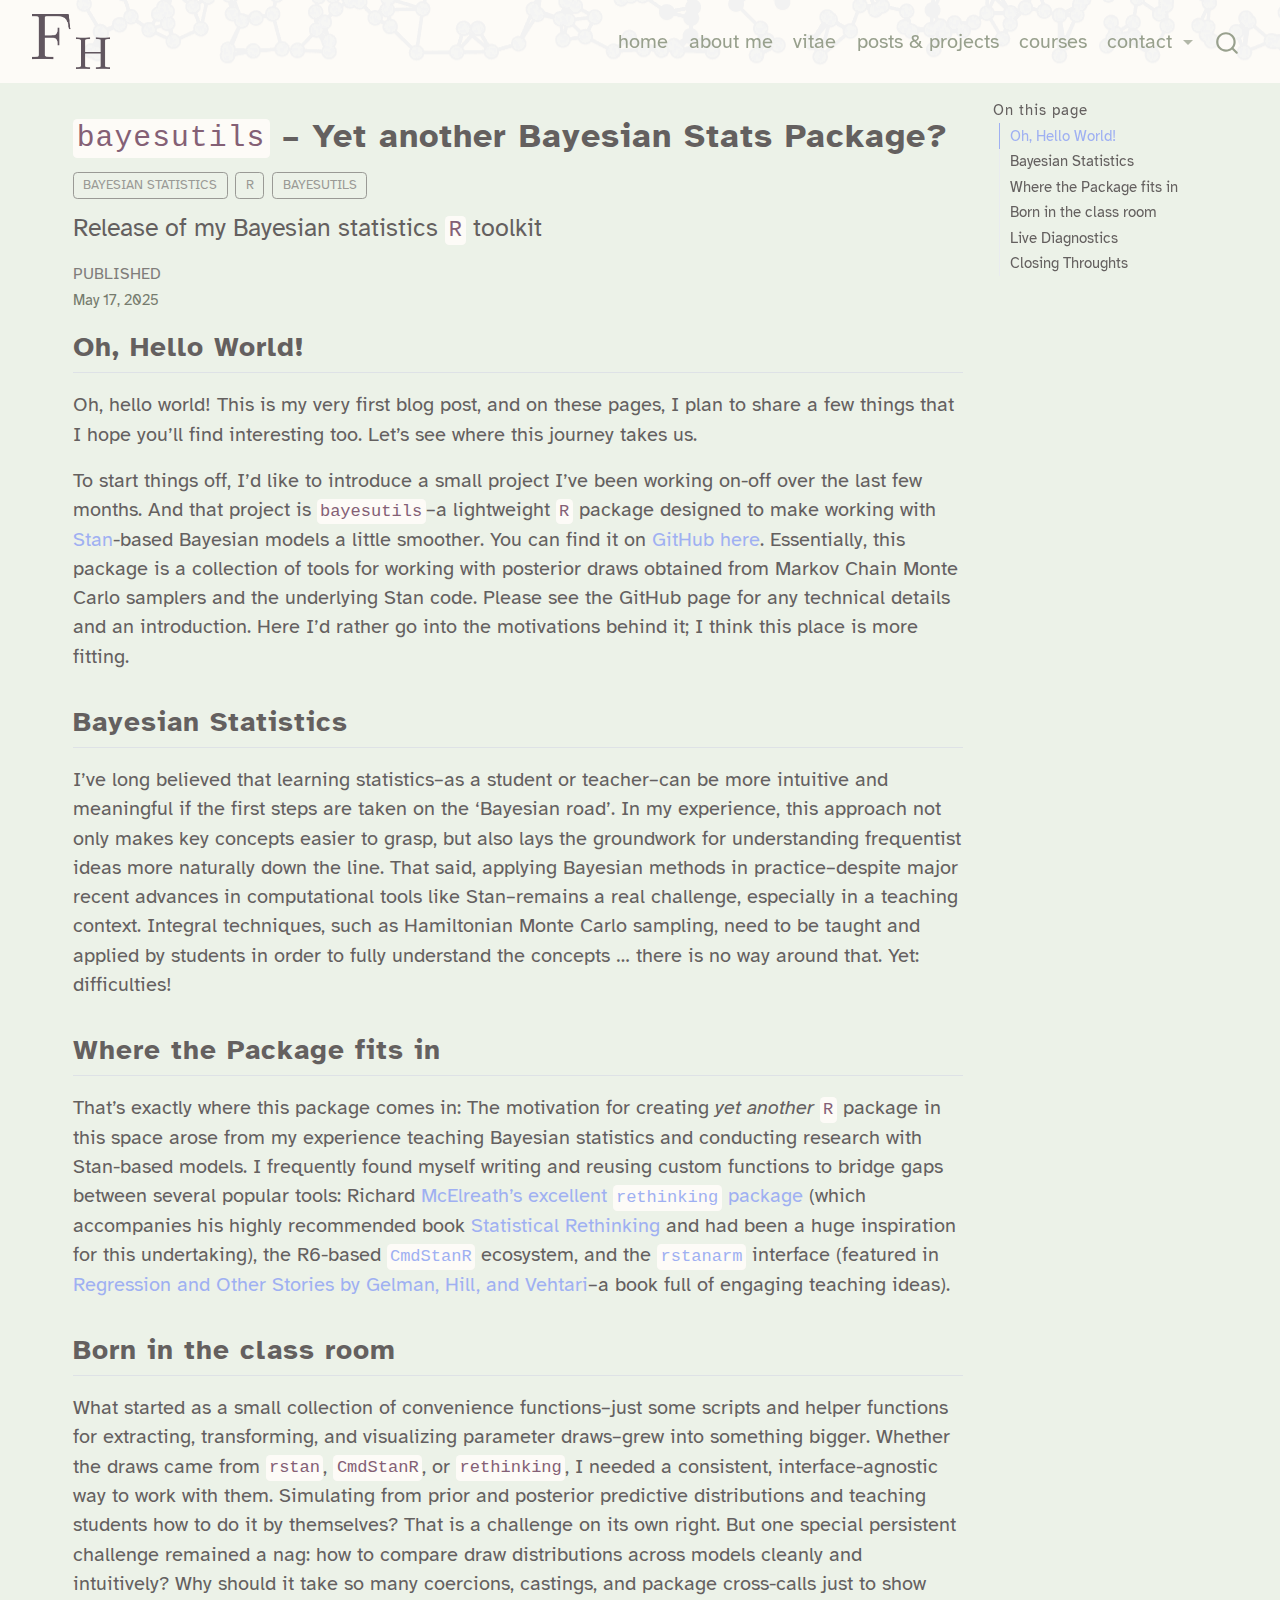
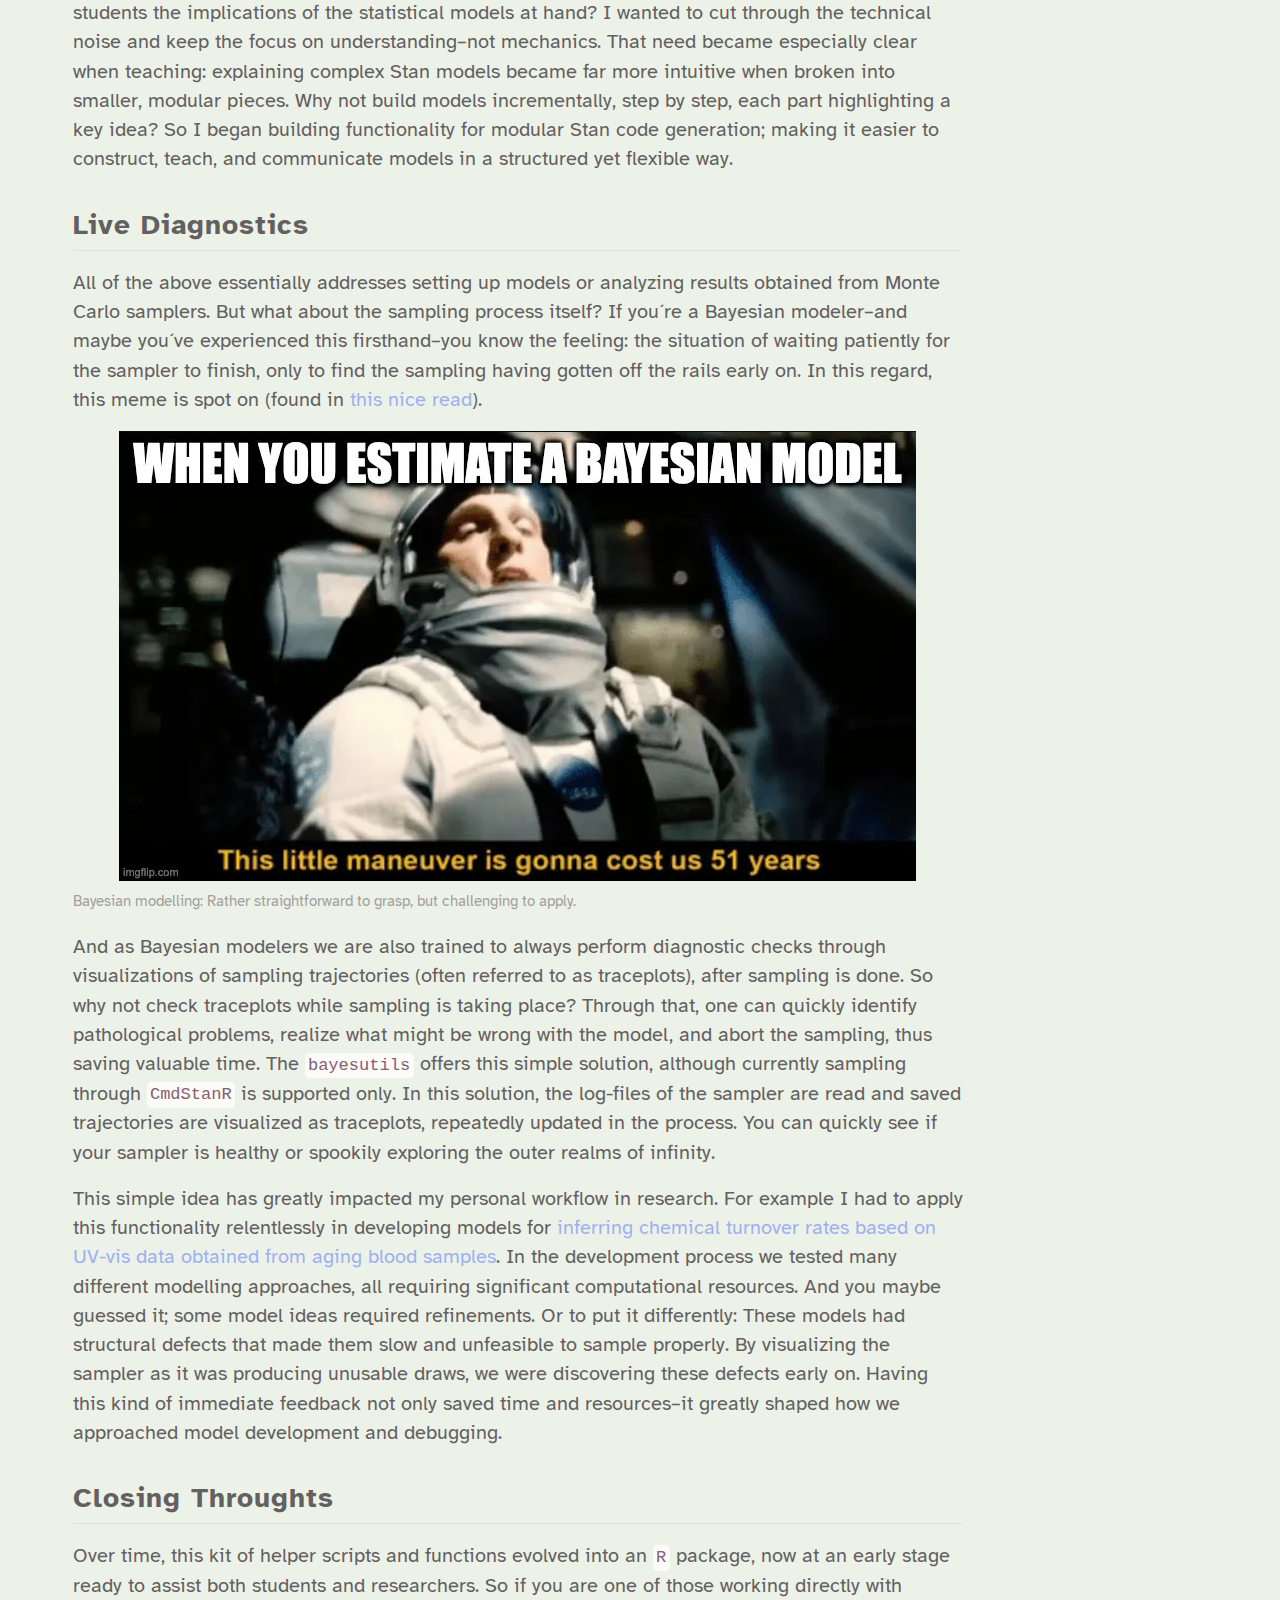
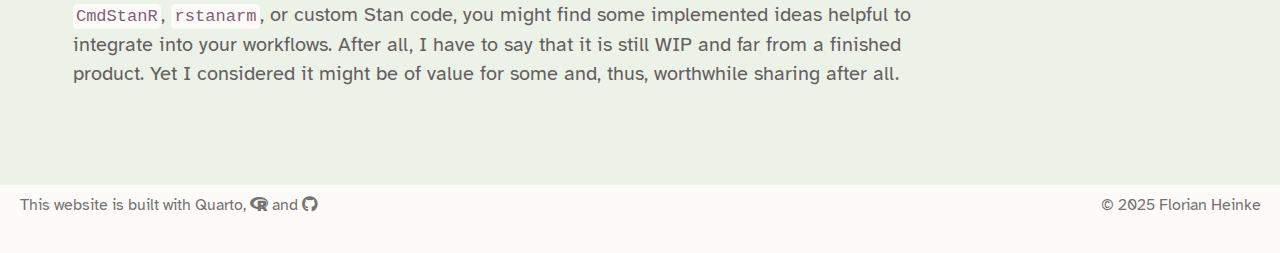
<file: posts/2025-05-17/index.html>
<!DOCTYPE html>
<html xmlns="http://www.w3.org/1999/xhtml" lang="en" xml:lang="en"><head>

<meta charset="utf-8">
<meta name="generator" content="quarto-1.7.32">

<meta name="viewport" content="width=device-width, initial-scale=1.0, user-scalable=yes">

<meta name="dcterms.date" content="2025-05-17">
<meta name="description" content="Release of my Bayesian statistics R toolkit">

<title>bayesutils – Yet another Bayesian Stats Package? – Florian Heinke</title>
<style>
code{white-space: pre-wrap;}
span.smallcaps{font-variant: small-caps;}
div.columns{display: flex; gap: min(4vw, 1.5em);}
div.column{flex: auto; overflow-x: auto;}
div.hanging-indent{margin-left: 1.5em; text-indent: -1.5em;}
ul.task-list{list-style: none;}
ul.task-list li input[type="checkbox"] {
  width: 0.8em;
  margin: 0 0.8em 0.2em -1em; /* quarto-specific, see https://github.com/quarto-dev/quarto-cli/issues/4556 */ 
  vertical-align: middle;
}
</style>


<script src="../../site_libs/quarto-nav/quarto-nav.js"></script>
<script src="../../site_libs/quarto-nav/headroom.min.js"></script>
<script src="../../site_libs/clipboard/clipboard.min.js"></script>
<script src="../../site_libs/quarto-search/autocomplete.umd.js"></script>
<script src="../../site_libs/quarto-search/fuse.min.js"></script>
<script src="../../site_libs/quarto-search/quarto-search.js"></script>
<meta name="quarto:offset" content="../../">
<link href="../../assets/icons/v1.purblack.png" rel="icon" type="image/png">
<script src="../../site_libs/quarto-html/quarto.js" type="module"></script>
<script src="../../site_libs/quarto-html/tabsets/tabsets.js" type="module"></script>
<script src="../../site_libs/quarto-html/popper.min.js"></script>
<script src="../../site_libs/quarto-html/tippy.umd.min.js"></script>
<script src="../../site_libs/quarto-html/anchor.min.js"></script>
<link href="../../site_libs/quarto-html/tippy.css" rel="stylesheet">
<link href="../../site_libs/quarto-html/quarto-syntax-highlighting-37eea08aefeeee20ff55810ff984fec1.css" rel="stylesheet" id="quarto-text-highlighting-styles">
<script src="../../site_libs/bootstrap/bootstrap.min.js"></script>
<link href="../../site_libs/bootstrap/bootstrap-icons.css" rel="stylesheet">
<link href="../../site_libs/bootstrap/bootstrap-b41dd91eb040a60b4bee5014b15de0be.min.css" rel="stylesheet" append-hash="true" id="quarto-bootstrap" data-mode="light">
<link href="../../site_libs/quarto-contrib/fontawesome6-1.2.0/all.min.css" rel="stylesheet">
<link href="../../site_libs/quarto-contrib/fontawesome6-1.2.0/latex-fontsize.css" rel="stylesheet">
<script id="quarto-search-options" type="application/json">{
  "location": "navbar",
  "copy-button": false,
  "collapse-after": 3,
  "panel-placement": "end",
  "type": "overlay",
  "limit": 50,
  "keyboard-shortcut": [
    "f",
    "/",
    "s"
  ],
  "show-item-context": false,
  "language": {
    "search-no-results-text": "No results",
    "search-matching-documents-text": "matching documents",
    "search-copy-link-title": "Copy link to search",
    "search-hide-matches-text": "Hide additional matches",
    "search-more-match-text": "more match in this document",
    "search-more-matches-text": "more matches in this document",
    "search-clear-button-title": "Clear",
    "search-text-placeholder": "",
    "search-detached-cancel-button-title": "Cancel",
    "search-submit-button-title": "Submit",
    "search-label": "Search"
  }
}</script>


<link rel="stylesheet" href="../../fonts.css">
</head>

<body class="nav-fixed quarto-light">

<div id="quarto-search-results"></div>
  <header id="quarto-header" class="headroom fixed-top">
    <nav class="navbar navbar-expand-lg " data-bs-theme="dark">
      <div class="navbar-container container-fluid">
      <div class="navbar-brand-container mx-auto">
    <a href="../../index.html" class="navbar-brand navbar-brand-logo">
    <img src="../../assets/icons/v1.purblack.png" alt="" class="navbar-logo">
    </a>
  </div>
            <div id="quarto-search" class="" title="Search"></div>
          <button class="navbar-toggler" type="button" data-bs-toggle="collapse" data-bs-target="#navbarCollapse" aria-controls="navbarCollapse" role="menu" aria-expanded="false" aria-label="Toggle navigation" onclick="if (window.quartoToggleHeadroom) { window.quartoToggleHeadroom(); }">
  <span class="navbar-toggler-icon"></span>
</button>
          <div class="collapse navbar-collapse" id="navbarCollapse">
            <ul class="navbar-nav navbar-nav-scroll ms-auto">
  <li class="nav-item">
    <a class="nav-link" href="../../index.html"> 
<span class="menu-text">home</span></a>
  </li>  
  <li class="nav-item">
    <a class="nav-link" href="../../about.html"> 
<span class="menu-text">about me</span></a>
  </li>  
  <li class="nav-item">
    <a class="nav-link" href="../../vitae.html"> 
<span class="menu-text">vitae</span></a>
  </li>  
  <li class="nav-item">
    <a class="nav-link" href="../../posts.html"> 
<span class="menu-text">posts &amp; projects</span></a>
  </li>  
  <li class="nav-item">
    <a class="nav-link" href="../../courses.html"> 
<span class="menu-text">courses</span></a>
  </li>  
  <li class="nav-item dropdown ">
    <a class="nav-link dropdown-toggle" href="#" id="nav-menu-contact" role="link" data-bs-toggle="dropdown" aria-expanded="false">
 <span class="menu-text">contact</span>
    </a>
    <ul class="dropdown-menu dropdown-menu-end" aria-labelledby="nav-menu-contact">    
        <li>
    <a class="dropdown-item" href="https://bsky.app/profile/heineconk.bsky.social" target="_blank">
 <span class="dropdown-text"><i class="fa-brands fa-bluesky" aria-label="bluesky"></i> Bluesky</span></a>
  </li>  
        <li>
    <a class="dropdown-item" href="https://www.linkedin.com/in/florian-heinke-709a3b374/" target="_blank"><i class="bi bi-linkedin" role="img">
</i> 
 <span class="dropdown-text">LinkedIn</span></a>
  </li>  
        <li>
    <a class="dropdown-item" href="https://www.xing.com/profile/Florian_Heinke4" target="_blank">
 <span class="dropdown-text"><i class="fa-brands fa-xing" aria-label="xing"></i> Xing</span></a>
  </li>  
        <li>
    <a class="dropdown-item" href="mailto:heinke@hs-mittweida.de"><i class="bi bi-envelope" role="img">
</i> 
 <span class="dropdown-text">email</span></a>
  </li>  
        <li>
    <a class="dropdown-item" href="https://github.com/HeineConK" target="_blank"><i class="bi bi-github" role="img">
</i> 
 <span class="dropdown-text">GitHub</span></a>
  </li>  
    </ul>
  </li>
</ul>
          </div> <!-- /navcollapse -->
            <div class="quarto-navbar-tools">
</div>
      </div> <!-- /container-fluid -->
    </nav>
</header>
<!-- content -->
<div id="quarto-content" class="quarto-container page-columns page-rows-contents page-layout-full page-navbar">
<!-- sidebar -->
<!-- margin-sidebar -->
    <div id="quarto-margin-sidebar" class="sidebar margin-sidebar">
        <nav id="TOC" role="doc-toc" class="toc-active">
    <h2 id="toc-title">On this page</h2>
   
  <ul>
  <li><a href="#oh-hello-world" id="toc-oh-hello-world" class="nav-link active" data-scroll-target="#oh-hello-world">Oh, Hello World!</a></li>
  <li><a href="#bayesian-statistics" id="toc-bayesian-statistics" class="nav-link" data-scroll-target="#bayesian-statistics">Bayesian Statistics</a></li>
  <li><a href="#where-the-package-fits-in" id="toc-where-the-package-fits-in" class="nav-link" data-scroll-target="#where-the-package-fits-in">Where the Package fits in</a></li>
  <li><a href="#born-in-the-class-room" id="toc-born-in-the-class-room" class="nav-link" data-scroll-target="#born-in-the-class-room">Born in the class room</a></li>
  <li><a href="#live-diagnostics" id="toc-live-diagnostics" class="nav-link" data-scroll-target="#live-diagnostics">Live Diagnostics</a></li>
  <li><a href="#closing-throughts" id="toc-closing-throughts" class="nav-link" data-scroll-target="#closing-throughts">Closing Throughts</a></li>
  </ul>
</nav>
    </div>
<!-- main -->
<main class="content column-page-left" id="quarto-document-content">

<header id="title-block-header" class="quarto-title-block default">
<div class="quarto-title">
<h1 class="title"><code>bayesutils</code> – Yet another Bayesian Stats Package?</h1>
  <div class="quarto-categories">
    <div class="quarto-category">bayesian statistics</div>
    <div class="quarto-category">R</div>
    <div class="quarto-category">bayesutils</div>
  </div>
  </div>

<div>
  <div class="description">
    Release of my Bayesian statistics <code>R</code> toolkit
  </div>
</div>


<div class="quarto-title-meta column-page-left">

    
    <div>
    <div class="quarto-title-meta-heading">Published</div>
    <div class="quarto-title-meta-contents">
      <p class="date">May 17, 2025</p>
    </div>
  </div>
  
    
  </div>
  


</header>


<section id="oh-hello-world" class="level2">
<h2 class="anchored" data-anchor-id="oh-hello-world">Oh, Hello World!</h2>
<p>Oh, hello world! This is my very first blog post, and on these pages, I plan to share a few things that I hope you’ll find interesting too. Let’s see where this journey takes us.</p>
<p>To start things off, I’d like to introduce a small project I’ve been working on-off over the last few months. And that project is <code>bayesutils</code>–a lightweight <code>R</code> package designed to make working with <a href="https://mc-stan.org/">Stan</a>-based Bayesian models a little smoother. You can find it on <a href="https://github.com/HeineConK/bayesutils">GitHub here</a>. Essentially, this package is a collection of tools for working with posterior draws obtained from Markov Chain Monte Carlo samplers and the underlying Stan code. Please see the GitHub page for any technical details and an introduction. Here I’d rather go into the motivations behind it; I think this place is more fitting.</p>
</section>
<section id="bayesian-statistics" class="level2">
<h2 class="anchored" data-anchor-id="bayesian-statistics">Bayesian Statistics</h2>
<p>I’ve long believed that learning statistics–as a student or teacher–can be more intuitive and meaningful if the first steps are taken on the ‘Bayesian road’. In my experience, this approach not only makes key concepts easier to grasp, but also lays the groundwork for understanding frequentist ideas more naturally down the line. That said, applying Bayesian methods in practice–despite major recent advances in computational tools like Stan–remains a real challenge, especially in a teaching context. Integral techniques, such as Hamiltonian Monte Carlo sampling, need to be taught and applied by students in order to fully understand the concepts … there is no way around that. Yet: difficulties!</p>
</section>
<section id="where-the-package-fits-in" class="level2">
<h2 class="anchored" data-anchor-id="where-the-package-fits-in">Where the Package fits in</h2>
<p>That’s exactly where this package comes in: The motivation for creating <em>yet another</em> <code>R</code> package in this space arose from my experience teaching Bayesian statistics and conducting research with Stan-based models. I frequently found myself writing and reusing custom functions to bridge gaps between several popular tools: Richard <a href="https://github.com/rmcelreath/rethinking">McElreath’s excellent <code>rethinking</code> package</a> (which accompanies his highly recommended book <a href="https://www.taylorfrancis.com/books/mono/10.1201/9780429029608/statistical-rethinking-richard-mcelreath">Statistical Rethinking</a> and had been a huge inspiration for this undertaking), the R6-based <a href="https://mc-stan.org/cmdstanr/"><code>CmdStanR</code></a> ecosystem, and the <a href="https://mc-stan.org/rstanarm/index.html"><code>rstanarm</code></a> interface (featured in <a href="https://www.cambridge.org/highereducation/books/regression-and-other-stories/DD20DD6C9057118581076E54E40C372C#overview">Regression and Other Stories by Gelman, Hill, and Vehtari</a>–a book full of engaging teaching ideas).</p>
</section>
<section id="born-in-the-class-room" class="level2">
<h2 class="anchored" data-anchor-id="born-in-the-class-room">Born in the class room</h2>
<p>What started as a small collection of convenience functions–just some scripts and helper functions for extracting, transforming, and visualizing parameter draws–grew into something bigger. Whether the draws came from <code>rstan</code>, <code>CmdStanR</code>, or <code>rethinking</code>, I needed a consistent, interface-agnostic way to work with them. Simulating from prior and posterior predictive distributions and teaching students how to do it by themselves? That is a challenge on its own right. But one special persistent challenge remained a nag: how to compare draw distributions across models cleanly and intuitively? Why should it take so many coercions, castings, and package cross-calls just to show students the implications of the statistical models at hand? I wanted to cut through the technical noise and keep the focus on understanding–not mechanics. That need became especially clear when teaching: explaining complex Stan models became far more intuitive when broken into smaller, modular pieces. Why not build models incrementally, step by step, each part highlighting a key idea? So I began building functionality for modular Stan code generation; making it easier to construct, teach, and communicate models in a structured yet flexible way.</p>
</section>
<section id="live-diagnostics" class="level2">
<h2 class="anchored" data-anchor-id="live-diagnostics">Live Diagnostics</h2>
<p>All of the above essentially addresses setting up models or analyzing results obtained from Monte Carlo samplers. But what about the sampling process itself? If you´re a Bayesian modeler–and maybe you´ve experienced this firsthand–you know the feeling: the situation of waiting patiently for the sampler to finish, only to find the sampling having gotten off the rails early on. In this regard, this meme is spot on (found in <a href="https://mindfulmodeler.substack.com/p/bayesian-inference-from-first-principles">this nice read</a>).</p>
<div class="quarto-figure quarto-figure-center">
<figure class="figure">
<p><img src="./media/bayesian-interstellar.webp" class="img-fluid figure-img"></p>
<figcaption><span style="text-align:center;">Bayesian modelling: Rather straightforward to grasp, but challenging to apply.</span></figcaption>
</figure>
</div>
<p>And as Bayesian modelers we are also trained to always perform diagnostic checks through visualizations of sampling trajectories (often referred to as traceplots), after sampling is done. So why not check traceplots while sampling is taking place? Through that, one can quickly identify pathological problems, realize what might be wrong with the model, and abort the sampling, thus saving valuable time. The <code>bayesutils</code> offers this simple solution, although currently sampling through <code>CmdStanR</code> is supported only. In this solution, the log-files of the sampler are read and saved trajectories are visualized as traceplots, repeatedly updated in the process. You can quickly see if your sampler is healthy or spookily exploring the outer realms of infinity.</p>
<p>This simple idea has greatly impacted my personal workflow in research. For example I had to apply this functionality relentlessly in developing models for <a href="https://link.springer.com/article/10.1007/s00194-025-00750-y">inferring chemical turnover rates based on UV-vis data obtained from aging blood samples</a>. In the development process we tested many different modelling approaches, all requiring significant computational resources. And you maybe guessed it; some model ideas required refinements. Or to put it differently: These models had structural defects that made them slow and unfeasible to sample properly. By visualizing the sampler as it was producing unusable draws, we were discovering these defects early on. Having this kind of immediate feedback not only saved time and resources–it greatly shaped how we approached model development and debugging.</p>
</section>
<section id="closing-throughts" class="level2">
<h2 class="anchored" data-anchor-id="closing-throughts">Closing Throughts</h2>
<p>Over time, this kit of helper scripts and functions evolved into an <code>R</code> package, now at an early stage ready to assist both students and researchers. So if you are one of those working directly with <code>CmdStanR</code>, <code>rstanarm</code>, or custom Stan code, you might find some implemented ideas helpful to integrate into your workflows. After all, I have to say that it is still WIP and far from a finished product. Yet I considered it might be of value for some and, thus, worthwhile sharing after all.</p>


</section>

</main> <!-- /main -->
<script id="quarto-html-after-body" type="application/javascript">
  window.document.addEventListener("DOMContentLoaded", function (event) {
    const icon = "";
    const anchorJS = new window.AnchorJS();
    anchorJS.options = {
      placement: 'right',
      icon: icon
    };
    anchorJS.add('.anchored');
    const isCodeAnnotation = (el) => {
      for (const clz of el.classList) {
        if (clz.startsWith('code-annotation-')) {                     
          return true;
        }
      }
      return false;
    }
    const onCopySuccess = function(e) {
      // button target
      const button = e.trigger;
      // don't keep focus
      button.blur();
      // flash "checked"
      button.classList.add('code-copy-button-checked');
      var currentTitle = button.getAttribute("title");
      button.setAttribute("title", "Copied!");
      let tooltip;
      if (window.bootstrap) {
        button.setAttribute("data-bs-toggle", "tooltip");
        button.setAttribute("data-bs-placement", "left");
        button.setAttribute("data-bs-title", "Copied!");
        tooltip = new bootstrap.Tooltip(button, 
          { trigger: "manual", 
            customClass: "code-copy-button-tooltip",
            offset: [0, -8]});
        tooltip.show();    
      }
      setTimeout(function() {
        if (tooltip) {
          tooltip.hide();
          button.removeAttribute("data-bs-title");
          button.removeAttribute("data-bs-toggle");
          button.removeAttribute("data-bs-placement");
        }
        button.setAttribute("title", currentTitle);
        button.classList.remove('code-copy-button-checked');
      }, 1000);
      // clear code selection
      e.clearSelection();
    }
    const getTextToCopy = function(trigger) {
        const codeEl = trigger.previousElementSibling.cloneNode(true);
        for (const childEl of codeEl.children) {
          if (isCodeAnnotation(childEl)) {
            childEl.remove();
          }
        }
        return codeEl.innerText;
    }
    const clipboard = new window.ClipboardJS('.code-copy-button:not([data-in-quarto-modal])', {
      text: getTextToCopy
    });
    clipboard.on('success', onCopySuccess);
    if (window.document.getElementById('quarto-embedded-source-code-modal')) {
      const clipboardModal = new window.ClipboardJS('.code-copy-button[data-in-quarto-modal]', {
        text: getTextToCopy,
        container: window.document.getElementById('quarto-embedded-source-code-modal')
      });
      clipboardModal.on('success', onCopySuccess);
    }
      var localhostRegex = new RegExp(/^(?:http|https):\/\/localhost\:?[0-9]*\//);
      var mailtoRegex = new RegExp(/^mailto:/);
        var filterRegex = new RegExp("https:\/\/heineconk\.github\.io\/");
      var isInternal = (href) => {
          return filterRegex.test(href) || localhostRegex.test(href) || mailtoRegex.test(href);
      }
      // Inspect non-navigation links and adorn them if external
     var links = window.document.querySelectorAll('a[href]:not(.nav-link):not(.navbar-brand):not(.toc-action):not(.sidebar-link):not(.sidebar-item-toggle):not(.pagination-link):not(.no-external):not([aria-hidden]):not(.dropdown-item):not(.quarto-navigation-tool):not(.about-link)');
      for (var i=0; i<links.length; i++) {
        const link = links[i];
        if (!isInternal(link.href)) {
          // undo the damage that might have been done by quarto-nav.js in the case of
          // links that we want to consider external
          if (link.dataset.originalHref !== undefined) {
            link.href = link.dataset.originalHref;
          }
        }
      }
    function tippyHover(el, contentFn, onTriggerFn, onUntriggerFn) {
      const config = {
        allowHTML: true,
        maxWidth: 500,
        delay: 100,
        arrow: false,
        appendTo: function(el) {
            return el.parentElement;
        },
        interactive: true,
        interactiveBorder: 10,
        theme: 'quarto',
        placement: 'bottom-start',
      };
      if (contentFn) {
        config.content = contentFn;
      }
      if (onTriggerFn) {
        config.onTrigger = onTriggerFn;
      }
      if (onUntriggerFn) {
        config.onUntrigger = onUntriggerFn;
      }
      window.tippy(el, config); 
    }
    const noterefs = window.document.querySelectorAll('a[role="doc-noteref"]');
    for (var i=0; i<noterefs.length; i++) {
      const ref = noterefs[i];
      tippyHover(ref, function() {
        // use id or data attribute instead here
        let href = ref.getAttribute('data-footnote-href') || ref.getAttribute('href');
        try { href = new URL(href).hash; } catch {}
        const id = href.replace(/^#\/?/, "");
        const note = window.document.getElementById(id);
        if (note) {
          return note.innerHTML;
        } else {
          return "";
        }
      });
    }
    const xrefs = window.document.querySelectorAll('a.quarto-xref');
    const processXRef = (id, note) => {
      // Strip column container classes
      const stripColumnClz = (el) => {
        el.classList.remove("page-full", "page-columns");
        if (el.children) {
          for (const child of el.children) {
            stripColumnClz(child);
          }
        }
      }
      stripColumnClz(note)
      if (id === null || id.startsWith('sec-')) {
        // Special case sections, only their first couple elements
        const container = document.createElement("div");
        if (note.children && note.children.length > 2) {
          container.appendChild(note.children[0].cloneNode(true));
          for (let i = 1; i < note.children.length; i++) {
            const child = note.children[i];
            if (child.tagName === "P" && child.innerText === "") {
              continue;
            } else {
              container.appendChild(child.cloneNode(true));
              break;
            }
          }
          if (window.Quarto?.typesetMath) {
            window.Quarto.typesetMath(container);
          }
          return container.innerHTML
        } else {
          if (window.Quarto?.typesetMath) {
            window.Quarto.typesetMath(note);
          }
          return note.innerHTML;
        }
      } else {
        // Remove any anchor links if they are present
        const anchorLink = note.querySelector('a.anchorjs-link');
        if (anchorLink) {
          anchorLink.remove();
        }
        if (window.Quarto?.typesetMath) {
          window.Quarto.typesetMath(note);
        }
        if (note.classList.contains("callout")) {
          return note.outerHTML;
        } else {
          return note.innerHTML;
        }
      }
    }
    for (var i=0; i<xrefs.length; i++) {
      const xref = xrefs[i];
      tippyHover(xref, undefined, function(instance) {
        instance.disable();
        let url = xref.getAttribute('href');
        let hash = undefined; 
        if (url.startsWith('#')) {
          hash = url;
        } else {
          try { hash = new URL(url).hash; } catch {}
        }
        if (hash) {
          const id = hash.replace(/^#\/?/, "");
          const note = window.document.getElementById(id);
          if (note !== null) {
            try {
              const html = processXRef(id, note.cloneNode(true));
              instance.setContent(html);
            } finally {
              instance.enable();
              instance.show();
            }
          } else {
            // See if we can fetch this
            fetch(url.split('#')[0])
            .then(res => res.text())
            .then(html => {
              const parser = new DOMParser();
              const htmlDoc = parser.parseFromString(html, "text/html");
              const note = htmlDoc.getElementById(id);
              if (note !== null) {
                const html = processXRef(id, note);
                instance.setContent(html);
              } 
            }).finally(() => {
              instance.enable();
              instance.show();
            });
          }
        } else {
          // See if we can fetch a full url (with no hash to target)
          // This is a special case and we should probably do some content thinning / targeting
          fetch(url)
          .then(res => res.text())
          .then(html => {
            const parser = new DOMParser();
            const htmlDoc = parser.parseFromString(html, "text/html");
            const note = htmlDoc.querySelector('main.content');
            if (note !== null) {
              // This should only happen for chapter cross references
              // (since there is no id in the URL)
              // remove the first header
              if (note.children.length > 0 && note.children[0].tagName === "HEADER") {
                note.children[0].remove();
              }
              const html = processXRef(null, note);
              instance.setContent(html);
            } 
          }).finally(() => {
            instance.enable();
            instance.show();
          });
        }
      }, function(instance) {
      });
    }
        let selectedAnnoteEl;
        const selectorForAnnotation = ( cell, annotation) => {
          let cellAttr = 'data-code-cell="' + cell + '"';
          let lineAttr = 'data-code-annotation="' +  annotation + '"';
          const selector = 'span[' + cellAttr + '][' + lineAttr + ']';
          return selector;
        }
        const selectCodeLines = (annoteEl) => {
          const doc = window.document;
          const targetCell = annoteEl.getAttribute("data-target-cell");
          const targetAnnotation = annoteEl.getAttribute("data-target-annotation");
          const annoteSpan = window.document.querySelector(selectorForAnnotation(targetCell, targetAnnotation));
          const lines = annoteSpan.getAttribute("data-code-lines").split(",");
          const lineIds = lines.map((line) => {
            return targetCell + "-" + line;
          })
          let top = null;
          let height = null;
          let parent = null;
          if (lineIds.length > 0) {
              //compute the position of the single el (top and bottom and make a div)
              const el = window.document.getElementById(lineIds[0]);
              top = el.offsetTop;
              height = el.offsetHeight;
              parent = el.parentElement.parentElement;
            if (lineIds.length > 1) {
              const lastEl = window.document.getElementById(lineIds[lineIds.length - 1]);
              const bottom = lastEl.offsetTop + lastEl.offsetHeight;
              height = bottom - top;
            }
            if (top !== null && height !== null && parent !== null) {
              // cook up a div (if necessary) and position it 
              let div = window.document.getElementById("code-annotation-line-highlight");
              if (div === null) {
                div = window.document.createElement("div");
                div.setAttribute("id", "code-annotation-line-highlight");
                div.style.position = 'absolute';
                parent.appendChild(div);
              }
              div.style.top = top - 2 + "px";
              div.style.height = height + 4 + "px";
              div.style.left = 0;
              let gutterDiv = window.document.getElementById("code-annotation-line-highlight-gutter");
              if (gutterDiv === null) {
                gutterDiv = window.document.createElement("div");
                gutterDiv.setAttribute("id", "code-annotation-line-highlight-gutter");
                gutterDiv.style.position = 'absolute';
                const codeCell = window.document.getElementById(targetCell);
                const gutter = codeCell.querySelector('.code-annotation-gutter');
                gutter.appendChild(gutterDiv);
              }
              gutterDiv.style.top = top - 2 + "px";
              gutterDiv.style.height = height + 4 + "px";
            }
            selectedAnnoteEl = annoteEl;
          }
        };
        const unselectCodeLines = () => {
          const elementsIds = ["code-annotation-line-highlight", "code-annotation-line-highlight-gutter"];
          elementsIds.forEach((elId) => {
            const div = window.document.getElementById(elId);
            if (div) {
              div.remove();
            }
          });
          selectedAnnoteEl = undefined;
        };
          // Handle positioning of the toggle
      window.addEventListener(
        "resize",
        throttle(() => {
          elRect = undefined;
          if (selectedAnnoteEl) {
            selectCodeLines(selectedAnnoteEl);
          }
        }, 10)
      );
      function throttle(fn, ms) {
      let throttle = false;
      let timer;
        return (...args) => {
          if(!throttle) { // first call gets through
              fn.apply(this, args);
              throttle = true;
          } else { // all the others get throttled
              if(timer) clearTimeout(timer); // cancel #2
              timer = setTimeout(() => {
                fn.apply(this, args);
                timer = throttle = false;
              }, ms);
          }
        };
      }
        // Attach click handler to the DT
        const annoteDls = window.document.querySelectorAll('dt[data-target-cell]');
        for (const annoteDlNode of annoteDls) {
          annoteDlNode.addEventListener('click', (event) => {
            const clickedEl = event.target;
            if (clickedEl !== selectedAnnoteEl) {
              unselectCodeLines();
              const activeEl = window.document.querySelector('dt[data-target-cell].code-annotation-active');
              if (activeEl) {
                activeEl.classList.remove('code-annotation-active');
              }
              selectCodeLines(clickedEl);
              clickedEl.classList.add('code-annotation-active');
            } else {
              // Unselect the line
              unselectCodeLines();
              clickedEl.classList.remove('code-annotation-active');
            }
          });
        }
    const findCites = (el) => {
      const parentEl = el.parentElement;
      if (parentEl) {
        const cites = parentEl.dataset.cites;
        if (cites) {
          return {
            el,
            cites: cites.split(' ')
          };
        } else {
          return findCites(el.parentElement)
        }
      } else {
        return undefined;
      }
    };
    var bibliorefs = window.document.querySelectorAll('a[role="doc-biblioref"]');
    for (var i=0; i<bibliorefs.length; i++) {
      const ref = bibliorefs[i];
      const citeInfo = findCites(ref);
      if (citeInfo) {
        tippyHover(citeInfo.el, function() {
          var popup = window.document.createElement('div');
          citeInfo.cites.forEach(function(cite) {
            var citeDiv = window.document.createElement('div');
            citeDiv.classList.add('hanging-indent');
            citeDiv.classList.add('csl-entry');
            var biblioDiv = window.document.getElementById('ref-' + cite);
            if (biblioDiv) {
              citeDiv.innerHTML = biblioDiv.innerHTML;
            }
            popup.appendChild(citeDiv);
          });
          return popup.innerHTML;
        });
      }
    }
  });
  </script>
</div> <!-- /content -->
<footer class="footer">
  <div class="nav-footer">
    <div class="nav-footer-left">
<p>This website is built with <a href="https://quarto.org/" target="_blank">Quarto</a>, <a href="https://www.r-project.org/about.html" target="_blank"><i class="fa-brands fa-r-project" title="R Project" aria-label="r-project"></i></a> and <a href="https://github.com" target="_blank"><i class="fa-brands fa-github" title="GitHub octocat logo" aria-label="github"></i></a></p>
</div>   
    <div class="nav-footer-center">
      &nbsp;
    </div>
    <div class="nav-footer-right">
<p>© 2025 Florian Heinke</p>
</div>
  </div>
</footer>




</body></html>
</file>
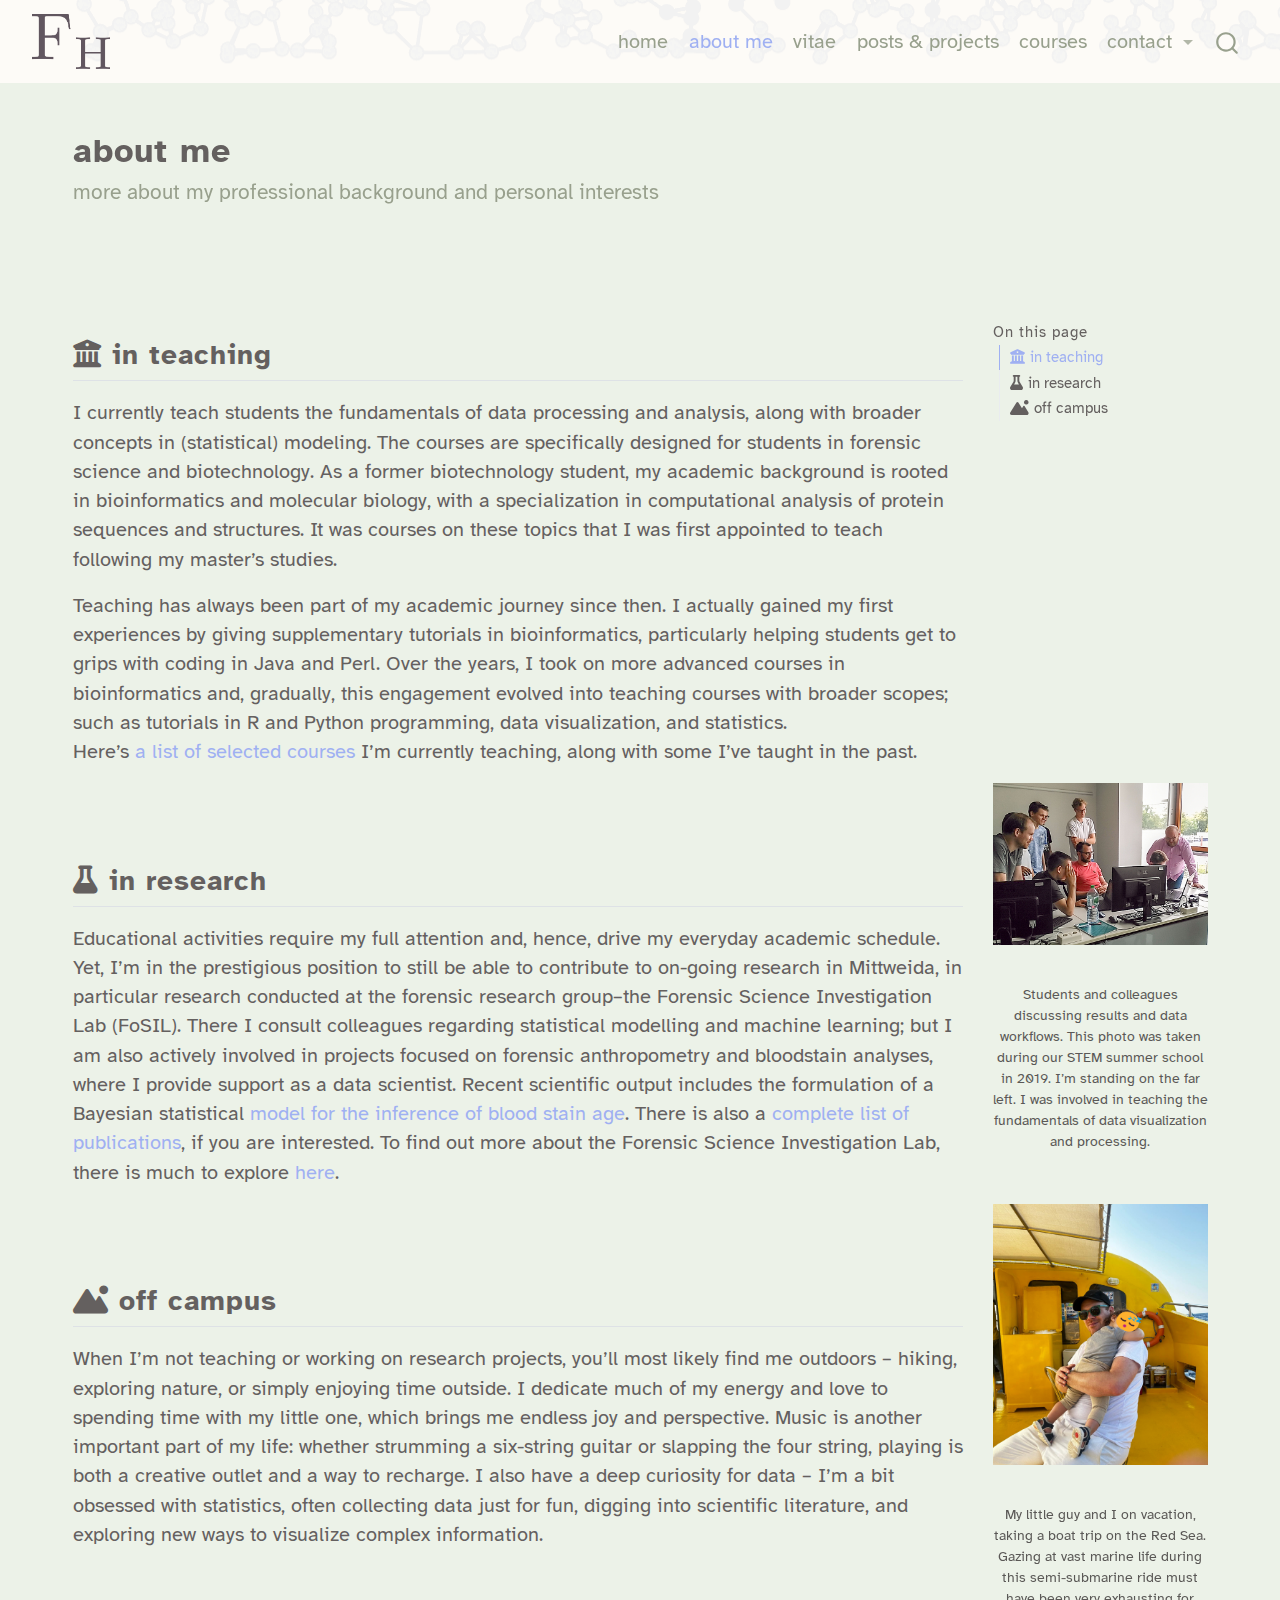
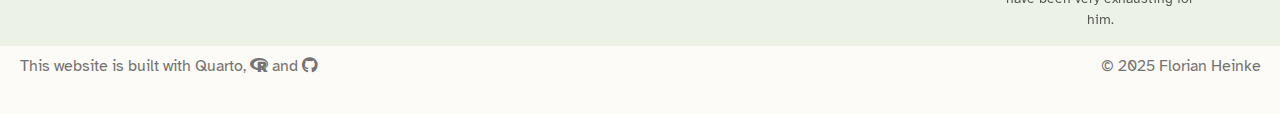
<file: about.html>
<!DOCTYPE html>
<html xmlns="http://www.w3.org/1999/xhtml" lang="en" xml:lang="en"><head>

<meta charset="utf-8">
<meta name="generator" content="quarto-1.7.32">

<meta name="viewport" content="width=device-width, initial-scale=1.0, user-scalable=yes">


<title>about me – Florian Heinke</title>
<style>
code{white-space: pre-wrap;}
span.smallcaps{font-variant: small-caps;}
div.columns{display: flex; gap: min(4vw, 1.5em);}
div.column{flex: auto; overflow-x: auto;}
div.hanging-indent{margin-left: 1.5em; text-indent: -1.5em;}
ul.task-list{list-style: none;}
ul.task-list li input[type="checkbox"] {
  width: 0.8em;
  margin: 0 0.8em 0.2em -1em; /* quarto-specific, see https://github.com/quarto-dev/quarto-cli/issues/4556 */ 
  vertical-align: middle;
}
</style>


<script src="site_libs/quarto-nav/quarto-nav.js"></script>
<script src="site_libs/quarto-nav/headroom.min.js"></script>
<script src="site_libs/clipboard/clipboard.min.js"></script>
<script src="site_libs/quarto-search/autocomplete.umd.js"></script>
<script src="site_libs/quarto-search/fuse.min.js"></script>
<script src="site_libs/quarto-search/quarto-search.js"></script>
<meta name="quarto:offset" content="./">
<link href="./assets/icons/v1.purblack.png" rel="icon" type="image/png">
<script src="site_libs/quarto-html/quarto.js" type="module"></script>
<script src="site_libs/quarto-html/tabsets/tabsets.js" type="module"></script>
<script src="site_libs/quarto-html/popper.min.js"></script>
<script src="site_libs/quarto-html/tippy.umd.min.js"></script>
<script src="site_libs/quarto-html/anchor.min.js"></script>
<link href="site_libs/quarto-html/tippy.css" rel="stylesheet">
<link href="site_libs/quarto-html/quarto-syntax-highlighting-37eea08aefeeee20ff55810ff984fec1.css" rel="stylesheet" id="quarto-text-highlighting-styles">
<script src="site_libs/bootstrap/bootstrap.min.js"></script>
<link href="site_libs/bootstrap/bootstrap-icons.css" rel="stylesheet">
<link href="site_libs/bootstrap/bootstrap-b41dd91eb040a60b4bee5014b15de0be.min.css" rel="stylesheet" append-hash="true" id="quarto-bootstrap" data-mode="light">
<link href="site_libs/quarto-contrib/fontawesome6-1.2.0/all.min.css" rel="stylesheet">
<link href="site_libs/quarto-contrib/fontawesome6-1.2.0/latex-fontsize.css" rel="stylesheet">
<script id="quarto-search-options" type="application/json">{
  "location": "navbar",
  "copy-button": false,
  "collapse-after": 3,
  "panel-placement": "end",
  "type": "overlay",
  "limit": 50,
  "keyboard-shortcut": [
    "f",
    "/",
    "s"
  ],
  "show-item-context": false,
  "language": {
    "search-no-results-text": "No results",
    "search-matching-documents-text": "matching documents",
    "search-copy-link-title": "Copy link to search",
    "search-hide-matches-text": "Hide additional matches",
    "search-more-match-text": "more match in this document",
    "search-more-matches-text": "more matches in this document",
    "search-clear-button-title": "Clear",
    "search-text-placeholder": "",
    "search-detached-cancel-button-title": "Cancel",
    "search-submit-button-title": "Submit",
    "search-label": "Search"
  }
}</script>


<link rel="stylesheet" href="fonts.css">
</head>

<body class="nav-fixed quarto-light">

<div id="quarto-search-results"></div>
  <header id="quarto-header" class="headroom fixed-top quarto-banner">
    <nav class="navbar navbar-expand-lg " data-bs-theme="dark">
      <div class="navbar-container container-fluid">
      <div class="navbar-brand-container mx-auto">
    <a href="./index.html" class="navbar-brand navbar-brand-logo">
    <img src="./assets/icons/v1.purblack.png" alt="" class="navbar-logo">
    </a>
  </div>
            <div id="quarto-search" class="" title="Search"></div>
          <button class="navbar-toggler" type="button" data-bs-toggle="collapse" data-bs-target="#navbarCollapse" aria-controls="navbarCollapse" role="menu" aria-expanded="false" aria-label="Toggle navigation" onclick="if (window.quartoToggleHeadroom) { window.quartoToggleHeadroom(); }">
  <span class="navbar-toggler-icon"></span>
</button>
          <div class="collapse navbar-collapse" id="navbarCollapse">
            <ul class="navbar-nav navbar-nav-scroll ms-auto">
  <li class="nav-item">
    <a class="nav-link" href="./index.html"> 
<span class="menu-text">home</span></a>
  </li>  
  <li class="nav-item">
    <a class="nav-link active" href="./about.html" aria-current="page"> 
<span class="menu-text">about me</span></a>
  </li>  
  <li class="nav-item">
    <a class="nav-link" href="./vitae.html"> 
<span class="menu-text">vitae</span></a>
  </li>  
  <li class="nav-item">
    <a class="nav-link" href="./posts.html"> 
<span class="menu-text">posts &amp; projects</span></a>
  </li>  
  <li class="nav-item">
    <a class="nav-link" href="./courses.html"> 
<span class="menu-text">courses</span></a>
  </li>  
  <li class="nav-item dropdown ">
    <a class="nav-link dropdown-toggle" href="#" id="nav-menu-contact" role="link" data-bs-toggle="dropdown" aria-expanded="false">
 <span class="menu-text">contact</span>
    </a>
    <ul class="dropdown-menu dropdown-menu-end" aria-labelledby="nav-menu-contact">    
        <li>
    <a class="dropdown-item" href="https://bsky.app/profile/heineconk.bsky.social" target="_blank">
 <span class="dropdown-text"><i class="fa-brands fa-bluesky" aria-label="bluesky"></i> Bluesky</span></a>
  </li>  
        <li>
    <a class="dropdown-item" href="https://www.linkedin.com/in/florian-heinke-709a3b374/" target="_blank"><i class="bi bi-linkedin" role="img">
</i> 
 <span class="dropdown-text">LinkedIn</span></a>
  </li>  
        <li>
    <a class="dropdown-item" href="https://www.xing.com/profile/Florian_Heinke4" target="_blank">
 <span class="dropdown-text"><i class="fa-brands fa-xing" aria-label="xing"></i> Xing</span></a>
  </li>  
        <li>
    <a class="dropdown-item" href="mailto:heinke@hs-mittweida.de"><i class="bi bi-envelope" role="img">
</i> 
 <span class="dropdown-text">email</span></a>
  </li>  
        <li>
    <a class="dropdown-item" href="https://github.com/HeineConK" target="_blank"><i class="bi bi-github" role="img">
</i> 
 <span class="dropdown-text">GitHub</span></a>
  </li>  
    </ul>
  </li>
</ul>
          </div> <!-- /navcollapse -->
            <div class="quarto-navbar-tools">
</div>
      </div> <!-- /container-fluid -->
    </nav>
</header>
<!-- content -->
<header id="title-block-header" class="quarto-title-block default page-columns page-full">
  <div class="quarto-title-banner page-columns page-full">
    <div class="quarto-title column-page-left">
      <h1 class="title">about me</h1>
            <p class="subtitle lead">more about my professional background and personal interests</p>
                      </div>
  </div>
    
  
  <div class="quarto-title-meta column-page-left">

      
    
      
    </div>
    
  
  </header><div id="quarto-content" class="quarto-container page-columns page-rows-contents page-layout-full page-navbar">
<!-- sidebar -->
<!-- margin-sidebar -->
    <div id="quarto-margin-sidebar" class="sidebar margin-sidebar">
        <nav id="TOC" role="doc-toc" class="toc-active">
    <h2 id="toc-title">On this page</h2>
   
  <ul>
  <li><a href="#in-teaching" id="toc-in-teaching" class="nav-link active" data-scroll-target="#in-teaching"><i class="fa-solid fa-building-columns" title="A schematic depiction of a university building" aria-label="building-columns"></i> in teaching</a></li>
  <li><a href="#in-research" id="toc-in-research" class="nav-link" data-scroll-target="#in-research"><i class="fa-solid fa-flask" title="Icon of an Erlenmeyer flask" aria-label="flask"></i> in research</a></li>
  <li><a href="#off-campus" id="toc-off-campus" class="nav-link" data-scroll-target="#off-campus"><i class="fa-solid fa-mountain-sun" aria-label="mountain-sun"></i> off campus</a></li>
  </ul>
</nav>
    </div>
<!-- main -->
<main class="content quarto-banner-title-block page-columns page-full column-page-left" id="quarto-document-content">





<section id="in-teaching" class="level2 page-columns page-full">
<h2 class="anchored" data-anchor-id="in-teaching"><i class="fa-solid fa-building-columns" title="A schematic depiction of a university building" aria-label="building-columns"></i> in teaching</h2>
<p>I currently teach students the fundamentals of data processing and analysis, along with broader concepts in (statistical) modeling. The courses are specifically designed for students in forensic science and biotechnology. As a former biotechnology student, my academic background is rooted in bioinformatics and molecular biology, with a specialization in computational analysis of protein sequences and structures. It was courses on these topics that I was first appointed to teach following my master’s studies.<br>
</p>
<p>Teaching has always been part of my academic journey since then. I actually gained my first experiences by giving supplementary tutorials in bioinformatics, particularly helping students get to grips with coding in Java and Perl. Over the years, I took on more advanced courses in bioinformatics and, gradually, this engagement evolved into teaching courses with broader scopes; such as tutorials in R and Python programming, data visualization, and statistics.<br>
Here’s <a href="./courses.html">a list of selected courses</a> I’m currently teaching, along with some I’ve taught in the past.</p>
<p><br></p>

<div class="no-row-height column-margin column-container"><div class="">
<div class="cell">
<div class="cell-output-display">
<div>
<figure class="figure">
<p><img src="images/misc/sumschool2019.jpg" class="img-fluid figure-img" alt="Students and educators looking at a laptop screen. Some are sitting at the computer desk, some are standing. The group looks excited and happy about the results one of the students has achieved."></p>
</figure>
</div>
</div>
</div>
<div class="center-text extra-small-text dark-gray-text topbr">
<p>Students and colleagues discussing results and data workflows. This photo was taken during our STEM summer school in 2019. I’m standing on the far left. I was involved in teaching the fundamentals of data visualization and processing.</p>
</div>
</div></div></section>
<section id="in-research" class="level2 page-columns page-full">
<h2 class="anchored" data-anchor-id="in-research"><i class="fa-solid fa-flask" title="Icon of an Erlenmeyer flask" aria-label="flask"></i> in research</h2>
<p>Educational activities require my full attention and, hence, drive my everyday academic schedule. Yet, I’m in the prestigious position to still be able to contribute to on-going research in Mittweida, in particular research conducted at the forensic research group–the Forensic Science Investigation Lab (FoSIL). There I consult colleagues regarding statistical modelling and machine learning; but I am also actively involved in projects focused on forensic anthropometry and bloodstain analyses, where I provide support as a data scientist. Recent scientific output includes the formulation of a Bayesian statistical <a href="https://link.springer.com/article/10.1007/s00194-025-00750-y">model for the inference of blood stain age</a>. There is also a <a href="./misc/LOP.pdf">complete list of publications</a>, if you are interested. To find out more about the Forensic Science Investigation Lab, there is much to explore <a href="https://forensik.hs-mittweida.de/en/">here</a>.</p>
<p><br></p>
<!-- ##  vitae -->

<div class="no-row-height column-margin column-container"><div class="">
<div class="cell">
<div class="cell-output-display">
<div>
<figure class="figure">
<p><img src="images/misc/egypt-asleep.png" class="img-fluid figure-img" alt="."></p>
</figure>
</div>
</div>
</div>
<div class="center-text extra-small-text dark-gray-text topbr">
<p>My little guy and I on vacation, taking a boat trip on the Red Sea. Gazing at vast marine life during this semi-submarine ride must have been very exhausting for him.</p>
</div>
</div></div></section>
<section id="off-campus" class="level2">
<h2 class="anchored" data-anchor-id="off-campus"><i class="fa-solid fa-mountain-sun" aria-label="mountain-sun"></i> off campus</h2>
<p>When I’m not teaching or working on research projects, you’ll most likely find me outdoors – hiking, exploring nature, or simply enjoying time outside. I dedicate much of my energy and love to spending time with my little one, which brings me endless joy and perspective. Music is another important part of my life: whether strumming a six-string guitar or slapping the four string, playing is both a creative outlet and a way to recharge. I also have a deep curiosity for data – I’m a bit obsessed with statistics, often collecting data just for fun, digging into scientific literature, and exploring new ways to visualize complex information.</p>
<!-- This enthusiasm can lead to unforeseen outcomes: for example, I’m currently enjoying Sir David Spiegelhalter’s *The Art of Uncertainty* as recreational reading, and his thoughts on short-term clusters of plane accidents ended up directly inspiring a home assignment on generalized linear Poisson modeling. -->


</section>

</main> <!-- /main -->
<script id="quarto-html-after-body" type="application/javascript">
  window.document.addEventListener("DOMContentLoaded", function (event) {
    const icon = "";
    const anchorJS = new window.AnchorJS();
    anchorJS.options = {
      placement: 'right',
      icon: icon
    };
    anchorJS.add('.anchored');
    const isCodeAnnotation = (el) => {
      for (const clz of el.classList) {
        if (clz.startsWith('code-annotation-')) {                     
          return true;
        }
      }
      return false;
    }
    const onCopySuccess = function(e) {
      // button target
      const button = e.trigger;
      // don't keep focus
      button.blur();
      // flash "checked"
      button.classList.add('code-copy-button-checked');
      var currentTitle = button.getAttribute("title");
      button.setAttribute("title", "Copied!");
      let tooltip;
      if (window.bootstrap) {
        button.setAttribute("data-bs-toggle", "tooltip");
        button.setAttribute("data-bs-placement", "left");
        button.setAttribute("data-bs-title", "Copied!");
        tooltip = new bootstrap.Tooltip(button, 
          { trigger: "manual", 
            customClass: "code-copy-button-tooltip",
            offset: [0, -8]});
        tooltip.show();    
      }
      setTimeout(function() {
        if (tooltip) {
          tooltip.hide();
          button.removeAttribute("data-bs-title");
          button.removeAttribute("data-bs-toggle");
          button.removeAttribute("data-bs-placement");
        }
        button.setAttribute("title", currentTitle);
        button.classList.remove('code-copy-button-checked');
      }, 1000);
      // clear code selection
      e.clearSelection();
    }
    const getTextToCopy = function(trigger) {
        const codeEl = trigger.previousElementSibling.cloneNode(true);
        for (const childEl of codeEl.children) {
          if (isCodeAnnotation(childEl)) {
            childEl.remove();
          }
        }
        return codeEl.innerText;
    }
    const clipboard = new window.ClipboardJS('.code-copy-button:not([data-in-quarto-modal])', {
      text: getTextToCopy
    });
    clipboard.on('success', onCopySuccess);
    if (window.document.getElementById('quarto-embedded-source-code-modal')) {
      const clipboardModal = new window.ClipboardJS('.code-copy-button[data-in-quarto-modal]', {
        text: getTextToCopy,
        container: window.document.getElementById('quarto-embedded-source-code-modal')
      });
      clipboardModal.on('success', onCopySuccess);
    }
      var localhostRegex = new RegExp(/^(?:http|https):\/\/localhost\:?[0-9]*\//);
      var mailtoRegex = new RegExp(/^mailto:/);
        var filterRegex = new RegExp("https:\/\/heineconk\.github\.io\/");
      var isInternal = (href) => {
          return filterRegex.test(href) || localhostRegex.test(href) || mailtoRegex.test(href);
      }
      // Inspect non-navigation links and adorn them if external
     var links = window.document.querySelectorAll('a[href]:not(.nav-link):not(.navbar-brand):not(.toc-action):not(.sidebar-link):not(.sidebar-item-toggle):not(.pagination-link):not(.no-external):not([aria-hidden]):not(.dropdown-item):not(.quarto-navigation-tool):not(.about-link)');
      for (var i=0; i<links.length; i++) {
        const link = links[i];
        if (!isInternal(link.href)) {
          // undo the damage that might have been done by quarto-nav.js in the case of
          // links that we want to consider external
          if (link.dataset.originalHref !== undefined) {
            link.href = link.dataset.originalHref;
          }
        }
      }
    function tippyHover(el, contentFn, onTriggerFn, onUntriggerFn) {
      const config = {
        allowHTML: true,
        maxWidth: 500,
        delay: 100,
        arrow: false,
        appendTo: function(el) {
            return el.parentElement;
        },
        interactive: true,
        interactiveBorder: 10,
        theme: 'quarto',
        placement: 'bottom-start',
      };
      if (contentFn) {
        config.content = contentFn;
      }
      if (onTriggerFn) {
        config.onTrigger = onTriggerFn;
      }
      if (onUntriggerFn) {
        config.onUntrigger = onUntriggerFn;
      }
      window.tippy(el, config); 
    }
    const noterefs = window.document.querySelectorAll('a[role="doc-noteref"]');
    for (var i=0; i<noterefs.length; i++) {
      const ref = noterefs[i];
      tippyHover(ref, function() {
        // use id or data attribute instead here
        let href = ref.getAttribute('data-footnote-href') || ref.getAttribute('href');
        try { href = new URL(href).hash; } catch {}
        const id = href.replace(/^#\/?/, "");
        const note = window.document.getElementById(id);
        if (note) {
          return note.innerHTML;
        } else {
          return "";
        }
      });
    }
    const xrefs = window.document.querySelectorAll('a.quarto-xref');
    const processXRef = (id, note) => {
      // Strip column container classes
      const stripColumnClz = (el) => {
        el.classList.remove("page-full", "page-columns");
        if (el.children) {
          for (const child of el.children) {
            stripColumnClz(child);
          }
        }
      }
      stripColumnClz(note)
      if (id === null || id.startsWith('sec-')) {
        // Special case sections, only their first couple elements
        const container = document.createElement("div");
        if (note.children && note.children.length > 2) {
          container.appendChild(note.children[0].cloneNode(true));
          for (let i = 1; i < note.children.length; i++) {
            const child = note.children[i];
            if (child.tagName === "P" && child.innerText === "") {
              continue;
            } else {
              container.appendChild(child.cloneNode(true));
              break;
            }
          }
          if (window.Quarto?.typesetMath) {
            window.Quarto.typesetMath(container);
          }
          return container.innerHTML
        } else {
          if (window.Quarto?.typesetMath) {
            window.Quarto.typesetMath(note);
          }
          return note.innerHTML;
        }
      } else {
        // Remove any anchor links if they are present
        const anchorLink = note.querySelector('a.anchorjs-link');
        if (anchorLink) {
          anchorLink.remove();
        }
        if (window.Quarto?.typesetMath) {
          window.Quarto.typesetMath(note);
        }
        if (note.classList.contains("callout")) {
          return note.outerHTML;
        } else {
          return note.innerHTML;
        }
      }
    }
    for (var i=0; i<xrefs.length; i++) {
      const xref = xrefs[i];
      tippyHover(xref, undefined, function(instance) {
        instance.disable();
        let url = xref.getAttribute('href');
        let hash = undefined; 
        if (url.startsWith('#')) {
          hash = url;
        } else {
          try { hash = new URL(url).hash; } catch {}
        }
        if (hash) {
          const id = hash.replace(/^#\/?/, "");
          const note = window.document.getElementById(id);
          if (note !== null) {
            try {
              const html = processXRef(id, note.cloneNode(true));
              instance.setContent(html);
            } finally {
              instance.enable();
              instance.show();
            }
          } else {
            // See if we can fetch this
            fetch(url.split('#')[0])
            .then(res => res.text())
            .then(html => {
              const parser = new DOMParser();
              const htmlDoc = parser.parseFromString(html, "text/html");
              const note = htmlDoc.getElementById(id);
              if (note !== null) {
                const html = processXRef(id, note);
                instance.setContent(html);
              } 
            }).finally(() => {
              instance.enable();
              instance.show();
            });
          }
        } else {
          // See if we can fetch a full url (with no hash to target)
          // This is a special case and we should probably do some content thinning / targeting
          fetch(url)
          .then(res => res.text())
          .then(html => {
            const parser = new DOMParser();
            const htmlDoc = parser.parseFromString(html, "text/html");
            const note = htmlDoc.querySelector('main.content');
            if (note !== null) {
              // This should only happen for chapter cross references
              // (since there is no id in the URL)
              // remove the first header
              if (note.children.length > 0 && note.children[0].tagName === "HEADER") {
                note.children[0].remove();
              }
              const html = processXRef(null, note);
              instance.setContent(html);
            } 
          }).finally(() => {
            instance.enable();
            instance.show();
          });
        }
      }, function(instance) {
      });
    }
        let selectedAnnoteEl;
        const selectorForAnnotation = ( cell, annotation) => {
          let cellAttr = 'data-code-cell="' + cell + '"';
          let lineAttr = 'data-code-annotation="' +  annotation + '"';
          const selector = 'span[' + cellAttr + '][' + lineAttr + ']';
          return selector;
        }
        const selectCodeLines = (annoteEl) => {
          const doc = window.document;
          const targetCell = annoteEl.getAttribute("data-target-cell");
          const targetAnnotation = annoteEl.getAttribute("data-target-annotation");
          const annoteSpan = window.document.querySelector(selectorForAnnotation(targetCell, targetAnnotation));
          const lines = annoteSpan.getAttribute("data-code-lines").split(",");
          const lineIds = lines.map((line) => {
            return targetCell + "-" + line;
          })
          let top = null;
          let height = null;
          let parent = null;
          if (lineIds.length > 0) {
              //compute the position of the single el (top and bottom and make a div)
              const el = window.document.getElementById(lineIds[0]);
              top = el.offsetTop;
              height = el.offsetHeight;
              parent = el.parentElement.parentElement;
            if (lineIds.length > 1) {
              const lastEl = window.document.getElementById(lineIds[lineIds.length - 1]);
              const bottom = lastEl.offsetTop + lastEl.offsetHeight;
              height = bottom - top;
            }
            if (top !== null && height !== null && parent !== null) {
              // cook up a div (if necessary) and position it 
              let div = window.document.getElementById("code-annotation-line-highlight");
              if (div === null) {
                div = window.document.createElement("div");
                div.setAttribute("id", "code-annotation-line-highlight");
                div.style.position = 'absolute';
                parent.appendChild(div);
              }
              div.style.top = top - 2 + "px";
              div.style.height = height + 4 + "px";
              div.style.left = 0;
              let gutterDiv = window.document.getElementById("code-annotation-line-highlight-gutter");
              if (gutterDiv === null) {
                gutterDiv = window.document.createElement("div");
                gutterDiv.setAttribute("id", "code-annotation-line-highlight-gutter");
                gutterDiv.style.position = 'absolute';
                const codeCell = window.document.getElementById(targetCell);
                const gutter = codeCell.querySelector('.code-annotation-gutter');
                gutter.appendChild(gutterDiv);
              }
              gutterDiv.style.top = top - 2 + "px";
              gutterDiv.style.height = height + 4 + "px";
            }
            selectedAnnoteEl = annoteEl;
          }
        };
        const unselectCodeLines = () => {
          const elementsIds = ["code-annotation-line-highlight", "code-annotation-line-highlight-gutter"];
          elementsIds.forEach((elId) => {
            const div = window.document.getElementById(elId);
            if (div) {
              div.remove();
            }
          });
          selectedAnnoteEl = undefined;
        };
          // Handle positioning of the toggle
      window.addEventListener(
        "resize",
        throttle(() => {
          elRect = undefined;
          if (selectedAnnoteEl) {
            selectCodeLines(selectedAnnoteEl);
          }
        }, 10)
      );
      function throttle(fn, ms) {
      let throttle = false;
      let timer;
        return (...args) => {
          if(!throttle) { // first call gets through
              fn.apply(this, args);
              throttle = true;
          } else { // all the others get throttled
              if(timer) clearTimeout(timer); // cancel #2
              timer = setTimeout(() => {
                fn.apply(this, args);
                timer = throttle = false;
              }, ms);
          }
        };
      }
        // Attach click handler to the DT
        const annoteDls = window.document.querySelectorAll('dt[data-target-cell]');
        for (const annoteDlNode of annoteDls) {
          annoteDlNode.addEventListener('click', (event) => {
            const clickedEl = event.target;
            if (clickedEl !== selectedAnnoteEl) {
              unselectCodeLines();
              const activeEl = window.document.querySelector('dt[data-target-cell].code-annotation-active');
              if (activeEl) {
                activeEl.classList.remove('code-annotation-active');
              }
              selectCodeLines(clickedEl);
              clickedEl.classList.add('code-annotation-active');
            } else {
              // Unselect the line
              unselectCodeLines();
              clickedEl.classList.remove('code-annotation-active');
            }
          });
        }
    const findCites = (el) => {
      const parentEl = el.parentElement;
      if (parentEl) {
        const cites = parentEl.dataset.cites;
        if (cites) {
          return {
            el,
            cites: cites.split(' ')
          };
        } else {
          return findCites(el.parentElement)
        }
      } else {
        return undefined;
      }
    };
    var bibliorefs = window.document.querySelectorAll('a[role="doc-biblioref"]');
    for (var i=0; i<bibliorefs.length; i++) {
      const ref = bibliorefs[i];
      const citeInfo = findCites(ref);
      if (citeInfo) {
        tippyHover(citeInfo.el, function() {
          var popup = window.document.createElement('div');
          citeInfo.cites.forEach(function(cite) {
            var citeDiv = window.document.createElement('div');
            citeDiv.classList.add('hanging-indent');
            citeDiv.classList.add('csl-entry');
            var biblioDiv = window.document.getElementById('ref-' + cite);
            if (biblioDiv) {
              citeDiv.innerHTML = biblioDiv.innerHTML;
            }
            popup.appendChild(citeDiv);
          });
          return popup.innerHTML;
        });
      }
    }
  });
  </script>
</div> <!-- /content -->
<footer class="footer">
  <div class="nav-footer">
    <div class="nav-footer-left">
<p>This website is built with <a href="https://quarto.org/" target="_blank">Quarto</a>, <a href="https://www.r-project.org/about.html" target="_blank"><i class="fa-brands fa-r-project" title="R Project" aria-label="r-project"></i></a> and <a href="https://github.com" target="_blank"><i class="fa-brands fa-github" title="GitHub octocat logo" aria-label="github"></i></a></p>
</div>   
    <div class="nav-footer-center">
      &nbsp;
    </div>
    <div class="nav-footer-right">
<p>© 2025 Florian Heinke</p>
</div>
  </div>
</footer>




</body></html>
</file>
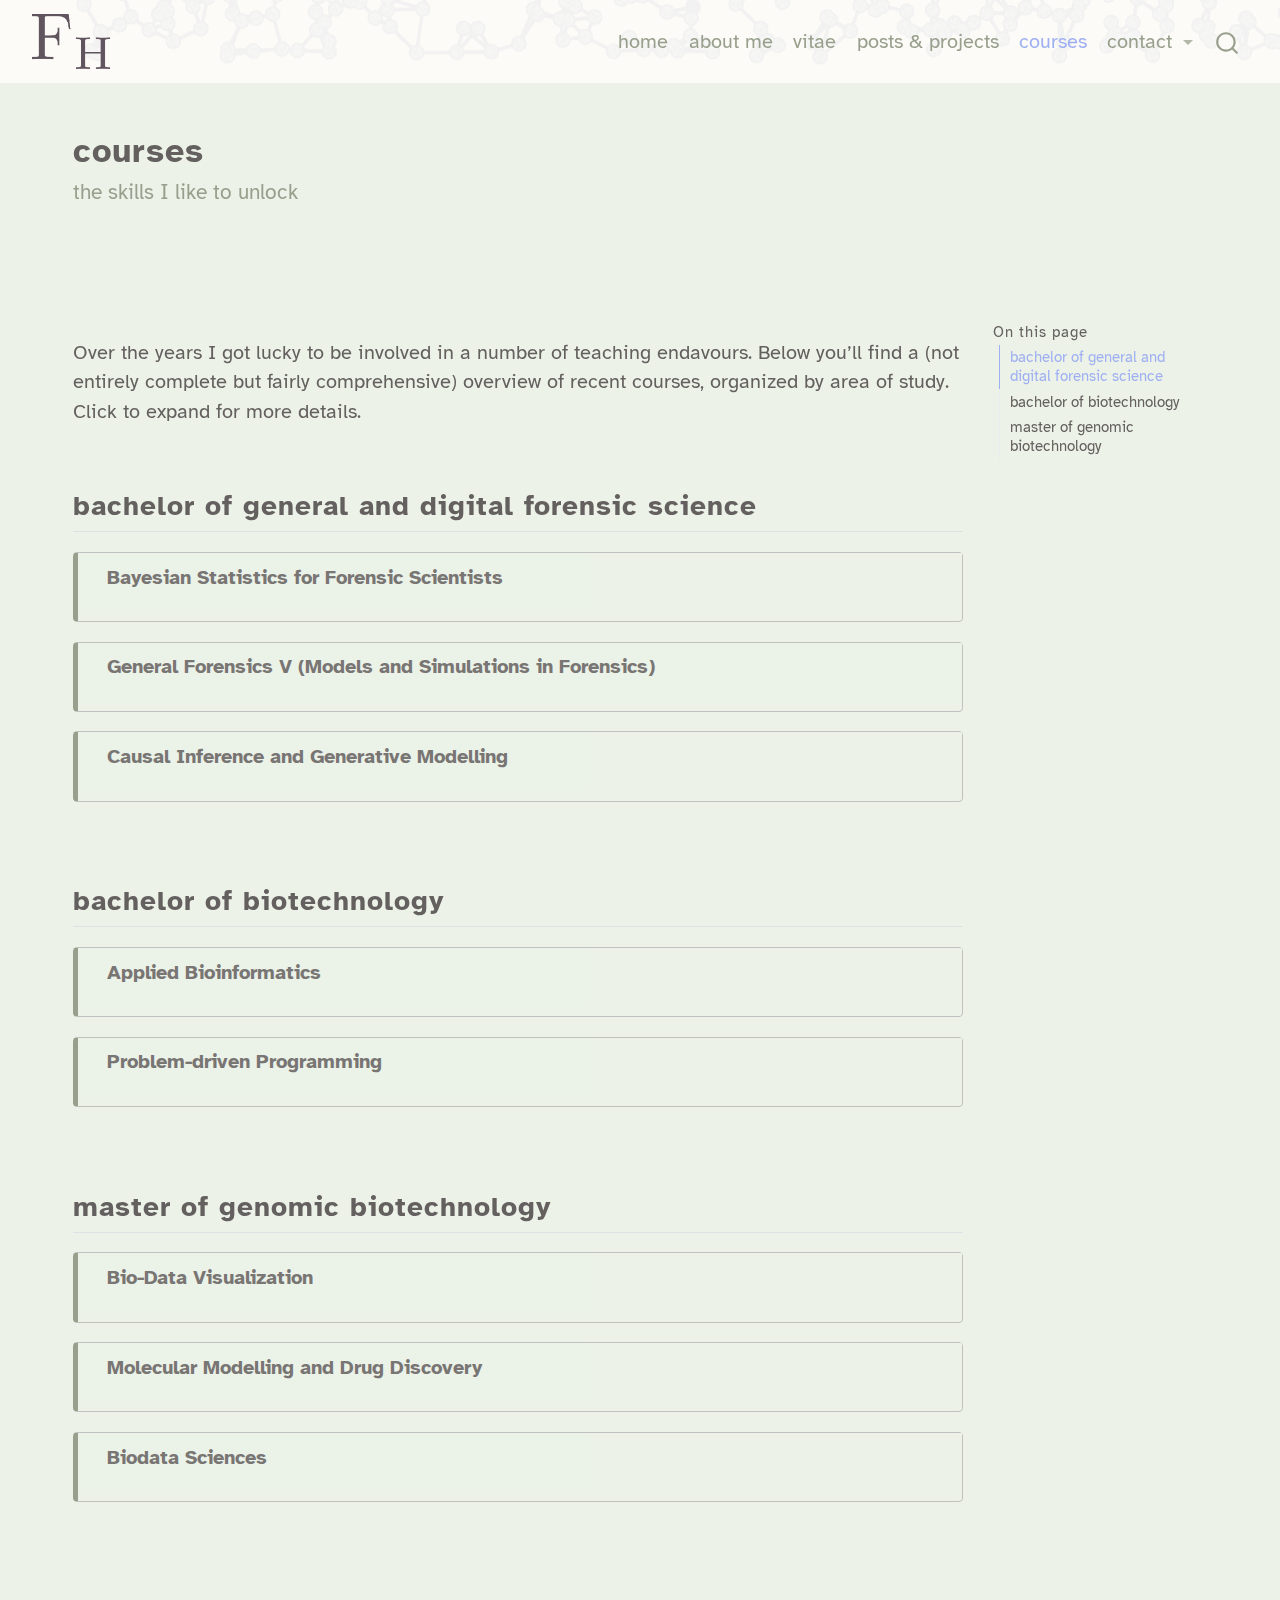
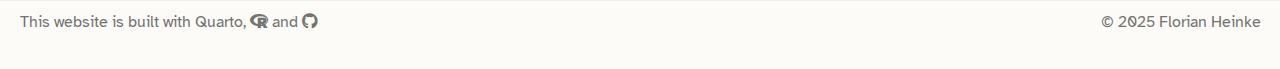
<file: courses.html>
<!DOCTYPE html>
<html xmlns="http://www.w3.org/1999/xhtml" lang="en" xml:lang="en"><head>

<meta charset="utf-8">
<meta name="generator" content="quarto-1.7.32">

<meta name="viewport" content="width=device-width, initial-scale=1.0, user-scalable=yes">


<title>courses – Florian Heinke</title>
<style>
code{white-space: pre-wrap;}
span.smallcaps{font-variant: small-caps;}
div.columns{display: flex; gap: min(4vw, 1.5em);}
div.column{flex: auto; overflow-x: auto;}
div.hanging-indent{margin-left: 1.5em; text-indent: -1.5em;}
ul.task-list{list-style: none;}
ul.task-list li input[type="checkbox"] {
  width: 0.8em;
  margin: 0 0.8em 0.2em -1em; /* quarto-specific, see https://github.com/quarto-dev/quarto-cli/issues/4556 */ 
  vertical-align: middle;
}
</style>


<script src="site_libs/quarto-nav/quarto-nav.js"></script>
<script src="site_libs/quarto-nav/headroom.min.js"></script>
<script src="site_libs/clipboard/clipboard.min.js"></script>
<script src="site_libs/quarto-search/autocomplete.umd.js"></script>
<script src="site_libs/quarto-search/fuse.min.js"></script>
<script src="site_libs/quarto-search/quarto-search.js"></script>
<meta name="quarto:offset" content="./">
<link href="./assets/icons/v1.purblack.png" rel="icon" type="image/png">
<script src="site_libs/quarto-html/quarto.js" type="module"></script>
<script src="site_libs/quarto-html/tabsets/tabsets.js" type="module"></script>
<script src="site_libs/quarto-html/popper.min.js"></script>
<script src="site_libs/quarto-html/tippy.umd.min.js"></script>
<script src="site_libs/quarto-html/anchor.min.js"></script>
<link href="site_libs/quarto-html/tippy.css" rel="stylesheet">
<link href="site_libs/quarto-html/quarto-syntax-highlighting-37eea08aefeeee20ff55810ff984fec1.css" rel="stylesheet" id="quarto-text-highlighting-styles">
<script src="site_libs/bootstrap/bootstrap.min.js"></script>
<link href="site_libs/bootstrap/bootstrap-icons.css" rel="stylesheet">
<link href="site_libs/bootstrap/bootstrap-b41dd91eb040a60b4bee5014b15de0be.min.css" rel="stylesheet" append-hash="true" id="quarto-bootstrap" data-mode="light">
<link href="site_libs/quarto-contrib/fontawesome6-1.2.0/all.min.css" rel="stylesheet">
<link href="site_libs/quarto-contrib/fontawesome6-1.2.0/latex-fontsize.css" rel="stylesheet">
<script id="quarto-search-options" type="application/json">{
  "location": "navbar",
  "copy-button": false,
  "collapse-after": 3,
  "panel-placement": "end",
  "type": "overlay",
  "limit": 50,
  "keyboard-shortcut": [
    "f",
    "/",
    "s"
  ],
  "show-item-context": false,
  "language": {
    "search-no-results-text": "No results",
    "search-matching-documents-text": "matching documents",
    "search-copy-link-title": "Copy link to search",
    "search-hide-matches-text": "Hide additional matches",
    "search-more-match-text": "more match in this document",
    "search-more-matches-text": "more matches in this document",
    "search-clear-button-title": "Clear",
    "search-text-placeholder": "",
    "search-detached-cancel-button-title": "Cancel",
    "search-submit-button-title": "Submit",
    "search-label": "Search"
  }
}</script>


<link rel="stylesheet" href="fonts.css">
</head>

<body class="nav-fixed quarto-light">

<div id="quarto-search-results"></div>
  <header id="quarto-header" class="headroom fixed-top quarto-banner">
    <nav class="navbar navbar-expand-lg " data-bs-theme="dark">
      <div class="navbar-container container-fluid">
      <div class="navbar-brand-container mx-auto">
    <a href="./index.html" class="navbar-brand navbar-brand-logo">
    <img src="./assets/icons/v1.purblack.png" alt="" class="navbar-logo">
    </a>
  </div>
            <div id="quarto-search" class="" title="Search"></div>
          <button class="navbar-toggler" type="button" data-bs-toggle="collapse" data-bs-target="#navbarCollapse" aria-controls="navbarCollapse" role="menu" aria-expanded="false" aria-label="Toggle navigation" onclick="if (window.quartoToggleHeadroom) { window.quartoToggleHeadroom(); }">
  <span class="navbar-toggler-icon"></span>
</button>
          <div class="collapse navbar-collapse" id="navbarCollapse">
            <ul class="navbar-nav navbar-nav-scroll ms-auto">
  <li class="nav-item">
    <a class="nav-link" href="./index.html"> 
<span class="menu-text">home</span></a>
  </li>  
  <li class="nav-item">
    <a class="nav-link" href="./about.html"> 
<span class="menu-text">about me</span></a>
  </li>  
  <li class="nav-item">
    <a class="nav-link" href="./vitae.html"> 
<span class="menu-text">vitae</span></a>
  </li>  
  <li class="nav-item">
    <a class="nav-link" href="./posts.html"> 
<span class="menu-text">posts &amp; projects</span></a>
  </li>  
  <li class="nav-item">
    <a class="nav-link active" href="./courses.html" aria-current="page"> 
<span class="menu-text">courses</span></a>
  </li>  
  <li class="nav-item dropdown ">
    <a class="nav-link dropdown-toggle" href="#" id="nav-menu-contact" role="link" data-bs-toggle="dropdown" aria-expanded="false">
 <span class="menu-text">contact</span>
    </a>
    <ul class="dropdown-menu dropdown-menu-end" aria-labelledby="nav-menu-contact">    
        <li>
    <a class="dropdown-item" href="https://bsky.app/profile/heineconk.bsky.social" target="_blank">
 <span class="dropdown-text"><i class="fa-brands fa-bluesky" aria-label="bluesky"></i> Bluesky</span></a>
  </li>  
        <li>
    <a class="dropdown-item" href="https://www.linkedin.com/in/florian-heinke-709a3b374/" target="_blank"><i class="bi bi-linkedin" role="img">
</i> 
 <span class="dropdown-text">LinkedIn</span></a>
  </li>  
        <li>
    <a class="dropdown-item" href="https://www.xing.com/profile/Florian_Heinke4" target="_blank">
 <span class="dropdown-text"><i class="fa-brands fa-xing" aria-label="xing"></i> Xing</span></a>
  </li>  
        <li>
    <a class="dropdown-item" href="mailto:heinke@hs-mittweida.de"><i class="bi bi-envelope" role="img">
</i> 
 <span class="dropdown-text">email</span></a>
  </li>  
        <li>
    <a class="dropdown-item" href="https://github.com/f-heinke" target="_blank"><i class="bi bi-github" role="img">
</i> 
 <span class="dropdown-text">GitHub</span></a>
  </li>  
    </ul>
  </li>
</ul>
          </div> <!-- /navcollapse -->
            <div class="quarto-navbar-tools">
</div>
      </div> <!-- /container-fluid -->
    </nav>
</header>
<!-- content -->
<header id="title-block-header" class="quarto-title-block default page-columns page-full">
  <div class="quarto-title-banner page-columns page-full">
    <div class="quarto-title column-page-left">
      <h1 class="title">courses</h1>
            <p class="subtitle lead">the skills I like to unlock</p>
                      </div>
  </div>
    
  
  <div class="quarto-title-meta column-page-left">

      
    
      
    </div>
    
  
  </header><div id="quarto-content" class="quarto-container page-columns page-rows-contents page-layout-full page-navbar">
<!-- sidebar -->
<!-- margin-sidebar -->
    <div id="quarto-margin-sidebar" class="sidebar margin-sidebar">
        <nav id="TOC" role="doc-toc" class="toc-active">
    <h2 id="toc-title">On this page</h2>
   
  <ul>
  <li><a href="#bachelor-of-general-and-digital-forensic-science" id="toc-bachelor-of-general-and-digital-forensic-science" class="nav-link active" data-scroll-target="#bachelor-of-general-and-digital-forensic-science">bachelor of general and digital forensic science</a></li>
  <li><a href="#bachelor-of-biotechnology" id="toc-bachelor-of-biotechnology" class="nav-link" data-scroll-target="#bachelor-of-biotechnology">bachelor of biotechnology</a></li>
  <li><a href="#master-of-genomic-biotechnology" id="toc-master-of-genomic-biotechnology" class="nav-link" data-scroll-target="#master-of-genomic-biotechnology">master of genomic biotechnology</a></li>
  </ul>
</nav>
    </div>
<!-- main -->
<main class="content quarto-banner-title-block column-page-left" id="quarto-document-content">





<p>Over the years I got lucky to be involved in a number of teaching endavours. Below you’ll find a (not entirely complete but fairly comprehensive) overview of recent courses, organized by area of study. Click to expand for more details.</p>
<p><br></p>
<section id="bachelor-of-general-and-digital-forensic-science" class="level2">
<h2 class="anchored" data-anchor-id="bachelor-of-general-and-digital-forensic-science">bachelor of general and digital forensic science</h2>
<div class="box-hsred">
<div class="box-hsred-header" data-bs-toggle="collapse" data-bs-target="#collapse-hsred" role="button" aria-expanded="false" aria-controls="collapse-hsred">
<p>
Bayesian Statistics for Forensic Scientists
</p>
</div>
<div id="collapse-hsred" class="collapse box-hsred-body">
<p>This is the required stats module for the forensics curriculum at Mittweida. It serves as an introduction to probability theory and statistical modeling in forensic contexts, particularly when little or no data is available—yet inferences still need to be drawn by decision makers. In all this, emphasis is placed on acknowledging uncertainty and respecting statistical assumptions. I’ll be involved in lecturing as well as leading seminars and exercises. The course will begin in the upcoming winter semester, and it’ll be an engaging challenge for me.</p>
</div>
</div>
<div class="box-hsred">
<div class="box-hsred-header" data-bs-toggle="collapse" data-bs-target="#collapse-hsred2" role="button" aria-expanded="false" aria-controls="collapse-hsred">
<p>
General Forensics V (Models and Simulations in Forensics)
</p>
</div>
<div id="collapse-hsred2" class="collapse box-hsred-body">
<p>This course focuses on connecting forensic hypotheses with available evidence, applying computational modeling techniques, and using simulation-based methods for forensic inference. I taught the course as the seminar instructor.</p>
</div>
</div>
<div class="box-hsred">
<div class="box-hsred-header" data-bs-toggle="collapse" data-bs-target="#collapse-hsred3" role="button" aria-expanded="false" aria-controls="collapse-hsred">
<p>
Causal Inference and Generative Modelling
</p>
</div>
<div id="collapse-hsred3" class="collapse box-hsred-body">
<p>In this course, I focus on teaching how anyone capable of coding a simulation of a process of interest can use it to drive statistical inferences based on analogous real-world data. Students learn how to apply graphical causal models to refine and adjust these statistical models–and, more importantly, they come to understand that data alone cannot reveal its underlying causes.</p>
</div>
</div>
<p><br></p>
</section>
<section id="bachelor-of-biotechnology" class="level2">
<h2 class="anchored" data-anchor-id="bachelor-of-biotechnology">bachelor of biotechnology</h2>
<div class="box-hsred">
<div class="box-hsred-header" data-bs-toggle="collapse" data-bs-target="#collapse-hsred4" role="button" aria-expanded="false" aria-controls="collapse-hsred">
<p>
Applied Bioinformatics
</p>
</div>
<div id="collapse-hsred4" class="collapse box-hsred-body">
<p>This is a friendly step-by-step introduction to the R statistical programming language, tailored for biotech-students in the midst of their bachelor’s studies. The course is entirely tutorial-esque and driven by hands-on exercise. I am responsible for teaching it over the span of half a semester.</p>
</div>
</div>
<div class="box-hsred">
<div class="box-hsred-header" data-bs-toggle="collapse" data-bs-target="#collapse-hsred5" role="button" aria-expanded="false" aria-controls="collapse-hsred">
<p>
Problem-driven Programming
</p>
</div>
<div id="collapse-hsred5" class="collapse box-hsred-body">
<p>This course provided an introduction to Python programming. It used to be a required course for students specialicing in bioinformatics. It was a great experience for me, because I got to deepen my own understaning of Python while teaching it.</p>
</div>
</div>
<p><br></p>
</section>
<section id="master-of-genomic-biotechnology" class="level2">
<h2 class="anchored" data-anchor-id="master-of-genomic-biotechnology">master of genomic biotechnology</h2>
<div class="box-hsred">
<div class="box-hsred-header" data-bs-toggle="collapse" data-bs-target="#collapse-hsred6" role="button" aria-expanded="false" aria-controls="collapse-hsred">
<p>
Bio-Data Visualization
</p>
</div>
<div id="collapse-hsred6" class="collapse box-hsred-body">
<p>This master’s-level course focuses on foundational topics in data visualization, including correlation analysis, dimensionality reduction, data projections; spinkled over with a mild pinch of machine learning. Students engage extensively in R programming, using tools like {ggplot2} and Quarto dashboards to create compelling visual narratives. In this rapidly changing field, keeping the course up-to-date is a good workout.</p>
</div>
</div>
<div class="box-hsred">
<div class="box-hsred-header" data-bs-toggle="collapse" data-bs-target="#collapse-hsred7" role="button" aria-expanded="false" aria-controls="collapse-hsred">
<p>
Molecular Modelling and Drug Discovery
</p>
</div>
<div id="collapse-hsred7" class="collapse box-hsred-body">
<p>Teaching this course has been always a pleasure, because it required to bring together all the pieces of my background. The course explored the relationships between protein structure, sequence, and function, with a particular focus on how these factors are associated to protein–drug compound interactions. A significant portion was dedicated to structure prediction methods and virtual screening, which involved a strong emphasis on machine learning techniques. This course was part of the Bioinformatics master’s program at the Mittweida University of Applied Sciences.</p>
</div>
</div>
<div class="box-hsred">
<div class="box-hsred-header" data-bs-toggle="collapse" data-bs-target="#collapse-hsred8" role="button" aria-expanded="false" aria-controls="collapse-hsred">
<p>
Biodata Sciences
</p>
</div>
<div id="collapse-hsred8" class="collapse box-hsred-body">
<p>With this course, students are introduced to the mathematical abstraction of biological data, providing a foundation for effective data visualization and analysis. It covers commonly used techniques in unsupervised machine learning for exploratory analysis, as well as supervised learning methods, with an emphasis on vector quantization-based classifiers. I teach the course as the seminar instructor.</p>
</div>
</div>


</section>

</main> <!-- /main -->
<script id="quarto-html-after-body" type="application/javascript">
  window.document.addEventListener("DOMContentLoaded", function (event) {
    const icon = "";
    const anchorJS = new window.AnchorJS();
    anchorJS.options = {
      placement: 'right',
      icon: icon
    };
    anchorJS.add('.anchored');
    const isCodeAnnotation = (el) => {
      for (const clz of el.classList) {
        if (clz.startsWith('code-annotation-')) {                     
          return true;
        }
      }
      return false;
    }
    const onCopySuccess = function(e) {
      // button target
      const button = e.trigger;
      // don't keep focus
      button.blur();
      // flash "checked"
      button.classList.add('code-copy-button-checked');
      var currentTitle = button.getAttribute("title");
      button.setAttribute("title", "Copied!");
      let tooltip;
      if (window.bootstrap) {
        button.setAttribute("data-bs-toggle", "tooltip");
        button.setAttribute("data-bs-placement", "left");
        button.setAttribute("data-bs-title", "Copied!");
        tooltip = new bootstrap.Tooltip(button, 
          { trigger: "manual", 
            customClass: "code-copy-button-tooltip",
            offset: [0, -8]});
        tooltip.show();    
      }
      setTimeout(function() {
        if (tooltip) {
          tooltip.hide();
          button.removeAttribute("data-bs-title");
          button.removeAttribute("data-bs-toggle");
          button.removeAttribute("data-bs-placement");
        }
        button.setAttribute("title", currentTitle);
        button.classList.remove('code-copy-button-checked');
      }, 1000);
      // clear code selection
      e.clearSelection();
    }
    const getTextToCopy = function(trigger) {
        const codeEl = trigger.previousElementSibling.cloneNode(true);
        for (const childEl of codeEl.children) {
          if (isCodeAnnotation(childEl)) {
            childEl.remove();
          }
        }
        return codeEl.innerText;
    }
    const clipboard = new window.ClipboardJS('.code-copy-button:not([data-in-quarto-modal])', {
      text: getTextToCopy
    });
    clipboard.on('success', onCopySuccess);
    if (window.document.getElementById('quarto-embedded-source-code-modal')) {
      const clipboardModal = new window.ClipboardJS('.code-copy-button[data-in-quarto-modal]', {
        text: getTextToCopy,
        container: window.document.getElementById('quarto-embedded-source-code-modal')
      });
      clipboardModal.on('success', onCopySuccess);
    }
      var localhostRegex = new RegExp(/^(?:http|https):\/\/localhost\:?[0-9]*\//);
      var mailtoRegex = new RegExp(/^mailto:/);
        var filterRegex = new RegExp("https:\/\/heineconk\.github\.io\/");
      var isInternal = (href) => {
          return filterRegex.test(href) || localhostRegex.test(href) || mailtoRegex.test(href);
      }
      // Inspect non-navigation links and adorn them if external
     var links = window.document.querySelectorAll('a[href]:not(.nav-link):not(.navbar-brand):not(.toc-action):not(.sidebar-link):not(.sidebar-item-toggle):not(.pagination-link):not(.no-external):not([aria-hidden]):not(.dropdown-item):not(.quarto-navigation-tool):not(.about-link)');
      for (var i=0; i<links.length; i++) {
        const link = links[i];
        if (!isInternal(link.href)) {
          // undo the damage that might have been done by quarto-nav.js in the case of
          // links that we want to consider external
          if (link.dataset.originalHref !== undefined) {
            link.href = link.dataset.originalHref;
          }
        }
      }
    function tippyHover(el, contentFn, onTriggerFn, onUntriggerFn) {
      const config = {
        allowHTML: true,
        maxWidth: 500,
        delay: 100,
        arrow: false,
        appendTo: function(el) {
            return el.parentElement;
        },
        interactive: true,
        interactiveBorder: 10,
        theme: 'quarto',
        placement: 'bottom-start',
      };
      if (contentFn) {
        config.content = contentFn;
      }
      if (onTriggerFn) {
        config.onTrigger = onTriggerFn;
      }
      if (onUntriggerFn) {
        config.onUntrigger = onUntriggerFn;
      }
      window.tippy(el, config); 
    }
    const noterefs = window.document.querySelectorAll('a[role="doc-noteref"]');
    for (var i=0; i<noterefs.length; i++) {
      const ref = noterefs[i];
      tippyHover(ref, function() {
        // use id or data attribute instead here
        let href = ref.getAttribute('data-footnote-href') || ref.getAttribute('href');
        try { href = new URL(href).hash; } catch {}
        const id = href.replace(/^#\/?/, "");
        const note = window.document.getElementById(id);
        if (note) {
          return note.innerHTML;
        } else {
          return "";
        }
      });
    }
    const xrefs = window.document.querySelectorAll('a.quarto-xref');
    const processXRef = (id, note) => {
      // Strip column container classes
      const stripColumnClz = (el) => {
        el.classList.remove("page-full", "page-columns");
        if (el.children) {
          for (const child of el.children) {
            stripColumnClz(child);
          }
        }
      }
      stripColumnClz(note)
      if (id === null || id.startsWith('sec-')) {
        // Special case sections, only their first couple elements
        const container = document.createElement("div");
        if (note.children && note.children.length > 2) {
          container.appendChild(note.children[0].cloneNode(true));
          for (let i = 1; i < note.children.length; i++) {
            const child = note.children[i];
            if (child.tagName === "P" && child.innerText === "") {
              continue;
            } else {
              container.appendChild(child.cloneNode(true));
              break;
            }
          }
          if (window.Quarto?.typesetMath) {
            window.Quarto.typesetMath(container);
          }
          return container.innerHTML
        } else {
          if (window.Quarto?.typesetMath) {
            window.Quarto.typesetMath(note);
          }
          return note.innerHTML;
        }
      } else {
        // Remove any anchor links if they are present
        const anchorLink = note.querySelector('a.anchorjs-link');
        if (anchorLink) {
          anchorLink.remove();
        }
        if (window.Quarto?.typesetMath) {
          window.Quarto.typesetMath(note);
        }
        if (note.classList.contains("callout")) {
          return note.outerHTML;
        } else {
          return note.innerHTML;
        }
      }
    }
    for (var i=0; i<xrefs.length; i++) {
      const xref = xrefs[i];
      tippyHover(xref, undefined, function(instance) {
        instance.disable();
        let url = xref.getAttribute('href');
        let hash = undefined; 
        if (url.startsWith('#')) {
          hash = url;
        } else {
          try { hash = new URL(url).hash; } catch {}
        }
        if (hash) {
          const id = hash.replace(/^#\/?/, "");
          const note = window.document.getElementById(id);
          if (note !== null) {
            try {
              const html = processXRef(id, note.cloneNode(true));
              instance.setContent(html);
            } finally {
              instance.enable();
              instance.show();
            }
          } else {
            // See if we can fetch this
            fetch(url.split('#')[0])
            .then(res => res.text())
            .then(html => {
              const parser = new DOMParser();
              const htmlDoc = parser.parseFromString(html, "text/html");
              const note = htmlDoc.getElementById(id);
              if (note !== null) {
                const html = processXRef(id, note);
                instance.setContent(html);
              } 
            }).finally(() => {
              instance.enable();
              instance.show();
            });
          }
        } else {
          // See if we can fetch a full url (with no hash to target)
          // This is a special case and we should probably do some content thinning / targeting
          fetch(url)
          .then(res => res.text())
          .then(html => {
            const parser = new DOMParser();
            const htmlDoc = parser.parseFromString(html, "text/html");
            const note = htmlDoc.querySelector('main.content');
            if (note !== null) {
              // This should only happen for chapter cross references
              // (since there is no id in the URL)
              // remove the first header
              if (note.children.length > 0 && note.children[0].tagName === "HEADER") {
                note.children[0].remove();
              }
              const html = processXRef(null, note);
              instance.setContent(html);
            } 
          }).finally(() => {
            instance.enable();
            instance.show();
          });
        }
      }, function(instance) {
      });
    }
        let selectedAnnoteEl;
        const selectorForAnnotation = ( cell, annotation) => {
          let cellAttr = 'data-code-cell="' + cell + '"';
          let lineAttr = 'data-code-annotation="' +  annotation + '"';
          const selector = 'span[' + cellAttr + '][' + lineAttr + ']';
          return selector;
        }
        const selectCodeLines = (annoteEl) => {
          const doc = window.document;
          const targetCell = annoteEl.getAttribute("data-target-cell");
          const targetAnnotation = annoteEl.getAttribute("data-target-annotation");
          const annoteSpan = window.document.querySelector(selectorForAnnotation(targetCell, targetAnnotation));
          const lines = annoteSpan.getAttribute("data-code-lines").split(",");
          const lineIds = lines.map((line) => {
            return targetCell + "-" + line;
          })
          let top = null;
          let height = null;
          let parent = null;
          if (lineIds.length > 0) {
              //compute the position of the single el (top and bottom and make a div)
              const el = window.document.getElementById(lineIds[0]);
              top = el.offsetTop;
              height = el.offsetHeight;
              parent = el.parentElement.parentElement;
            if (lineIds.length > 1) {
              const lastEl = window.document.getElementById(lineIds[lineIds.length - 1]);
              const bottom = lastEl.offsetTop + lastEl.offsetHeight;
              height = bottom - top;
            }
            if (top !== null && height !== null && parent !== null) {
              // cook up a div (if necessary) and position it 
              let div = window.document.getElementById("code-annotation-line-highlight");
              if (div === null) {
                div = window.document.createElement("div");
                div.setAttribute("id", "code-annotation-line-highlight");
                div.style.position = 'absolute';
                parent.appendChild(div);
              }
              div.style.top = top - 2 + "px";
              div.style.height = height + 4 + "px";
              div.style.left = 0;
              let gutterDiv = window.document.getElementById("code-annotation-line-highlight-gutter");
              if (gutterDiv === null) {
                gutterDiv = window.document.createElement("div");
                gutterDiv.setAttribute("id", "code-annotation-line-highlight-gutter");
                gutterDiv.style.position = 'absolute';
                const codeCell = window.document.getElementById(targetCell);
                const gutter = codeCell.querySelector('.code-annotation-gutter');
                gutter.appendChild(gutterDiv);
              }
              gutterDiv.style.top = top - 2 + "px";
              gutterDiv.style.height = height + 4 + "px";
            }
            selectedAnnoteEl = annoteEl;
          }
        };
        const unselectCodeLines = () => {
          const elementsIds = ["code-annotation-line-highlight", "code-annotation-line-highlight-gutter"];
          elementsIds.forEach((elId) => {
            const div = window.document.getElementById(elId);
            if (div) {
              div.remove();
            }
          });
          selectedAnnoteEl = undefined;
        };
          // Handle positioning of the toggle
      window.addEventListener(
        "resize",
        throttle(() => {
          elRect = undefined;
          if (selectedAnnoteEl) {
            selectCodeLines(selectedAnnoteEl);
          }
        }, 10)
      );
      function throttle(fn, ms) {
      let throttle = false;
      let timer;
        return (...args) => {
          if(!throttle) { // first call gets through
              fn.apply(this, args);
              throttle = true;
          } else { // all the others get throttled
              if(timer) clearTimeout(timer); // cancel #2
              timer = setTimeout(() => {
                fn.apply(this, args);
                timer = throttle = false;
              }, ms);
          }
        };
      }
        // Attach click handler to the DT
        const annoteDls = window.document.querySelectorAll('dt[data-target-cell]');
        for (const annoteDlNode of annoteDls) {
          annoteDlNode.addEventListener('click', (event) => {
            const clickedEl = event.target;
            if (clickedEl !== selectedAnnoteEl) {
              unselectCodeLines();
              const activeEl = window.document.querySelector('dt[data-target-cell].code-annotation-active');
              if (activeEl) {
                activeEl.classList.remove('code-annotation-active');
              }
              selectCodeLines(clickedEl);
              clickedEl.classList.add('code-annotation-active');
            } else {
              // Unselect the line
              unselectCodeLines();
              clickedEl.classList.remove('code-annotation-active');
            }
          });
        }
    const findCites = (el) => {
      const parentEl = el.parentElement;
      if (parentEl) {
        const cites = parentEl.dataset.cites;
        if (cites) {
          return {
            el,
            cites: cites.split(' ')
          };
        } else {
          return findCites(el.parentElement)
        }
      } else {
        return undefined;
      }
    };
    var bibliorefs = window.document.querySelectorAll('a[role="doc-biblioref"]');
    for (var i=0; i<bibliorefs.length; i++) {
      const ref = bibliorefs[i];
      const citeInfo = findCites(ref);
      if (citeInfo) {
        tippyHover(citeInfo.el, function() {
          var popup = window.document.createElement('div');
          citeInfo.cites.forEach(function(cite) {
            var citeDiv = window.document.createElement('div');
            citeDiv.classList.add('hanging-indent');
            citeDiv.classList.add('csl-entry');
            var biblioDiv = window.document.getElementById('ref-' + cite);
            if (biblioDiv) {
              citeDiv.innerHTML = biblioDiv.innerHTML;
            }
            popup.appendChild(citeDiv);
          });
          return popup.innerHTML;
        });
      }
    }
  });
  </script>
</div> <!-- /content -->
<footer class="footer">
  <div class="nav-footer">
    <div class="nav-footer-left">
<p>This website is built with <a href="https://quarto.org/" target="_blank">Quarto</a>, <a href="https://www.r-project.org/about.html" target="_blank"><i class="fa-brands fa-r-project" title="R Project" aria-label="r-project"></i></a> and <a href="https://github.com" target="_blank"><i class="fa-brands fa-github" title="GitHub octocat logo" aria-label="github"></i></a></p>
</div>   
    <div class="nav-footer-center">
      &nbsp;
    </div>
    <div class="nav-footer-right">
<p>© 2025 Florian Heinke</p>
</div>
  </div>
</footer>




</body></html>
</file>
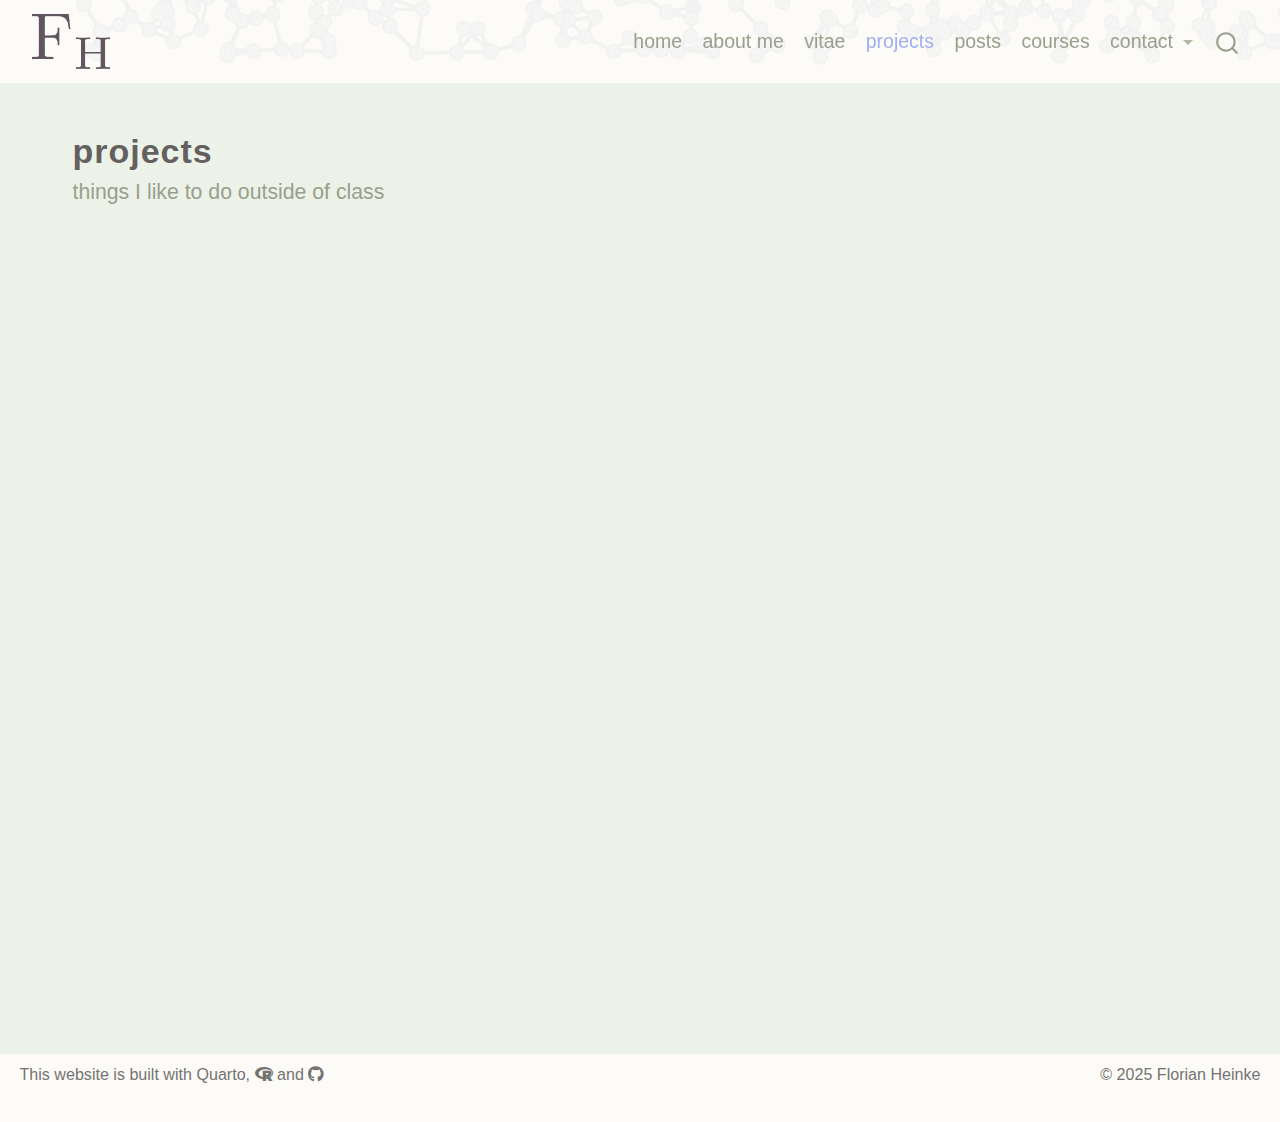
<file: projects.html>
<!DOCTYPE html>
<html xmlns="http://www.w3.org/1999/xhtml" lang="en" xml:lang="en"><head>

<meta charset="utf-8">
<meta name="generator" content="quarto-1.5.56">

<meta name="viewport" content="width=device-width, initial-scale=1.0, user-scalable=yes">


<title>projects – Florian Heinke</title>
<style>
code{white-space: pre-wrap;}
span.smallcaps{font-variant: small-caps;}
div.columns{display: flex; gap: min(4vw, 1.5em);}
div.column{flex: auto; overflow-x: auto;}
div.hanging-indent{margin-left: 1.5em; text-indent: -1.5em;}
ul.task-list{list-style: none;}
ul.task-list li input[type="checkbox"] {
  width: 0.8em;
  margin: 0 0.8em 0.2em -1em; /* quarto-specific, see https://github.com/quarto-dev/quarto-cli/issues/4556 */ 
  vertical-align: middle;
}
</style>


<script src="site_libs/quarto-nav/quarto-nav.js"></script>
<script src="site_libs/quarto-nav/headroom.min.js"></script>
<script src="site_libs/clipboard/clipboard.min.js"></script>
<script src="site_libs/quarto-search/autocomplete.umd.js"></script>
<script src="site_libs/quarto-search/fuse.min.js"></script>
<script src="site_libs/quarto-search/quarto-search.js"></script>
<meta name="quarto:offset" content="./">
<link href="./assets/icons/v1.purblack.png" rel="icon" type="image/png">
<script src="site_libs/quarto-html/quarto.js"></script>
<script src="site_libs/quarto-html/popper.min.js"></script>
<script src="site_libs/quarto-html/tippy.umd.min.js"></script>
<script src="site_libs/quarto-html/anchor.min.js"></script>
<link href="site_libs/quarto-html/tippy.css" rel="stylesheet">
<link href="site_libs/quarto-html/quarto-syntax-highlighting.css" rel="stylesheet" id="quarto-text-highlighting-styles">
<script src="site_libs/bootstrap/bootstrap.min.js"></script>
<link href="site_libs/bootstrap/bootstrap-icons.css" rel="stylesheet">
<link href="site_libs/bootstrap/bootstrap.min.css" rel="stylesheet" id="quarto-bootstrap" data-mode="light">
<link href="site_libs/quarto-contrib/fontawesome6-1.2.0/all.min.css" rel="stylesheet">
<link href="site_libs/quarto-contrib/fontawesome6-1.2.0/latex-fontsize.css" rel="stylesheet">
<script id="quarto-search-options" type="application/json">{
  "location": "navbar",
  "copy-button": false,
  "collapse-after": 3,
  "panel-placement": "end",
  "type": "overlay",
  "limit": 50,
  "keyboard-shortcut": [
    "f",
    "/",
    "s"
  ],
  "show-item-context": false,
  "language": {
    "search-no-results-text": "No results",
    "search-matching-documents-text": "matching documents",
    "search-copy-link-title": "Copy link to search",
    "search-hide-matches-text": "Hide additional matches",
    "search-more-match-text": "more match in this document",
    "search-more-matches-text": "more matches in this document",
    "search-clear-button-title": "Clear",
    "search-text-placeholder": "",
    "search-detached-cancel-button-title": "Cancel",
    "search-submit-button-title": "Submit",
    "search-label": "Search"
  }
}</script>


</head>

<body class="nav-fixed">

<div id="quarto-search-results"></div>
  <header id="quarto-header" class="headroom fixed-top quarto-banner">
    <nav class="navbar navbar-expand-lg " data-bs-theme="dark">
      <div class="navbar-container container-fluid">
      <div class="navbar-brand-container mx-auto">
    <a href="./index.html" class="navbar-brand navbar-brand-logo">
    <img src="./assets/icons/v1.purblack.png" alt="" class="navbar-logo">
    </a>
  </div>
            <div id="quarto-search" class="" title="Search"></div>
          <button class="navbar-toggler" type="button" data-bs-toggle="collapse" data-bs-target="#navbarCollapse" aria-controls="navbarCollapse" role="menu" aria-expanded="false" aria-label="Toggle navigation" onclick="if (window.quartoToggleHeadroom) { window.quartoToggleHeadroom(); }">
  <span class="navbar-toggler-icon"></span>
</button>
          <div class="collapse navbar-collapse" id="navbarCollapse">
            <ul class="navbar-nav navbar-nav-scroll ms-auto">
  <li class="nav-item">
    <a class="nav-link" href="./index.html"> 
<span class="menu-text">home</span></a>
  </li>  
  <li class="nav-item">
    <a class="nav-link" href="./about.html"> 
<span class="menu-text">about me</span></a>
  </li>  
  <li class="nav-item">
    <a class="nav-link" href="./vitae.html"> 
<span class="menu-text">vitae</span></a>
  </li>  
  <li class="nav-item">
    <a class="nav-link active" href="./projects.html" aria-current="page"> 
<span class="menu-text">projects</span></a>
  </li>  
  <li class="nav-item">
    <a class="nav-link" href="./posts.html"> 
<span class="menu-text">posts</span></a>
  </li>  
  <li class="nav-item">
    <a class="nav-link" href="./courses.html"> 
<span class="menu-text">courses</span></a>
  </li>  
  <li class="nav-item dropdown ">
    <a class="nav-link dropdown-toggle" href="#" id="nav-menu-contact" role="link" data-bs-toggle="dropdown" aria-expanded="false">
 <span class="menu-text">contact</span>
    </a>
    <ul class="dropdown-menu dropdown-menu-end" aria-labelledby="nav-menu-contact">    
        <li>
    <a class="dropdown-item" href="https://bsky.app/profile/heineconk.bsky.social" target="_blank">
 <span class="dropdown-text"><i class="fa-brands fa-bluesky" aria-label="bluesky"></i> Bluesky</span></a>
  </li>  
        <li>
    <a class="dropdown-item" href="https://www.linkedin.com/in/" target="_blank"><i class="bi bi-linkedin" role="img">
</i> 
 <span class="dropdown-text">LinkedIn</span></a>
  </li>  
        <li>
    <a class="dropdown-item" href="https://www.xing.com/profile/Florian_Heinke4" target="_blank">
 <span class="dropdown-text"><i class="fa-brands fa-xing" aria-label="xing"></i> Xing</span></a>
  </li>  
        <li>
    <a class="dropdown-item" href="mailto:heinke@hs-mittweida.de"><i class="bi bi-envelope" role="img">
</i> 
 <span class="dropdown-text">email</span></a>
  </li>  
        <li>
    <a class="dropdown-item" href="https://github.com/HeineConK" target="_blank"><i class="bi bi-github" role="img">
</i> 
 <span class="dropdown-text">GitHub</span></a>
  </li>  
    </ul>
  </li>
</ul>
          </div> <!-- /navcollapse -->
            <div class="quarto-navbar-tools">
</div>
      </div> <!-- /container-fluid -->
    </nav>
</header>
<!-- content -->
<header id="title-block-header" class="quarto-title-block default page-columns page-full">
  <div class="quarto-title-banner page-columns page-full">
    <div class="quarto-title column-page">
      <h1 class="title">projects</h1>
            <p class="subtitle lead">things I like to do outside of class</p>
                      </div>
  </div>
    
  
  <div class="quarto-title-meta column-page">

      
    
      
    </div>
    
  
  </header><div id="quarto-content" class="quarto-container page-columns page-rows-contents page-layout-full page-navbar">
<!-- sidebar -->
<!-- margin-sidebar -->
    <div id="quarto-margin-sidebar" class="sidebar margin-sidebar zindex-bottom">
        
    </div>
<!-- main -->
<main class="content quarto-banner-title-block column-page" id="quarto-document-content">








</main> <!-- /main -->
<script id="quarto-html-after-body" type="application/javascript">
window.document.addEventListener("DOMContentLoaded", function (event) {
  const toggleBodyColorMode = (bsSheetEl) => {
    const mode = bsSheetEl.getAttribute("data-mode");
    const bodyEl = window.document.querySelector("body");
    if (mode === "dark") {
      bodyEl.classList.add("quarto-dark");
      bodyEl.classList.remove("quarto-light");
    } else {
      bodyEl.classList.add("quarto-light");
      bodyEl.classList.remove("quarto-dark");
    }
  }
  const toggleBodyColorPrimary = () => {
    const bsSheetEl = window.document.querySelector("link#quarto-bootstrap");
    if (bsSheetEl) {
      toggleBodyColorMode(bsSheetEl);
    }
  }
  toggleBodyColorPrimary();  
  const icon = "";
  const anchorJS = new window.AnchorJS();
  anchorJS.options = {
    placement: 'right',
    icon: icon
  };
  anchorJS.add('.anchored');
  const isCodeAnnotation = (el) => {
    for (const clz of el.classList) {
      if (clz.startsWith('code-annotation-')) {                     
        return true;
      }
    }
    return false;
  }
  const onCopySuccess = function(e) {
    // button target
    const button = e.trigger;
    // don't keep focus
    button.blur();
    // flash "checked"
    button.classList.add('code-copy-button-checked');
    var currentTitle = button.getAttribute("title");
    button.setAttribute("title", "Copied!");
    let tooltip;
    if (window.bootstrap) {
      button.setAttribute("data-bs-toggle", "tooltip");
      button.setAttribute("data-bs-placement", "left");
      button.setAttribute("data-bs-title", "Copied!");
      tooltip = new bootstrap.Tooltip(button, 
        { trigger: "manual", 
          customClass: "code-copy-button-tooltip",
          offset: [0, -8]});
      tooltip.show();    
    }
    setTimeout(function() {
      if (tooltip) {
        tooltip.hide();
        button.removeAttribute("data-bs-title");
        button.removeAttribute("data-bs-toggle");
        button.removeAttribute("data-bs-placement");
      }
      button.setAttribute("title", currentTitle);
      button.classList.remove('code-copy-button-checked');
    }, 1000);
    // clear code selection
    e.clearSelection();
  }
  const getTextToCopy = function(trigger) {
      const codeEl = trigger.previousElementSibling.cloneNode(true);
      for (const childEl of codeEl.children) {
        if (isCodeAnnotation(childEl)) {
          childEl.remove();
        }
      }
      return codeEl.innerText;
  }
  const clipboard = new window.ClipboardJS('.code-copy-button:not([data-in-quarto-modal])', {
    text: getTextToCopy
  });
  clipboard.on('success', onCopySuccess);
  if (window.document.getElementById('quarto-embedded-source-code-modal')) {
    // For code content inside modals, clipBoardJS needs to be initialized with a container option
    // TODO: Check when it could be a function (https://github.com/zenorocha/clipboard.js/issues/860)
    const clipboardModal = new window.ClipboardJS('.code-copy-button[data-in-quarto-modal]', {
      text: getTextToCopy,
      container: window.document.getElementById('quarto-embedded-source-code-modal')
    });
    clipboardModal.on('success', onCopySuccess);
  }
    var localhostRegex = new RegExp(/^(?:http|https):\/\/localhost\:?[0-9]*\//);
    var mailtoRegex = new RegExp(/^mailto:/);
      var filterRegex = new RegExp("https:\/\/heineconk\.github\.io\/");
    var isInternal = (href) => {
        return filterRegex.test(href) || localhostRegex.test(href) || mailtoRegex.test(href);
    }
    // Inspect non-navigation links and adorn them if external
 	var links = window.document.querySelectorAll('a[href]:not(.nav-link):not(.navbar-brand):not(.toc-action):not(.sidebar-link):not(.sidebar-item-toggle):not(.pagination-link):not(.no-external):not([aria-hidden]):not(.dropdown-item):not(.quarto-navigation-tool):not(.about-link)');
    for (var i=0; i<links.length; i++) {
      const link = links[i];
      if (!isInternal(link.href)) {
        // undo the damage that might have been done by quarto-nav.js in the case of
        // links that we want to consider external
        if (link.dataset.originalHref !== undefined) {
          link.href = link.dataset.originalHref;
        }
      }
    }
  function tippyHover(el, contentFn, onTriggerFn, onUntriggerFn) {
    const config = {
      allowHTML: true,
      maxWidth: 500,
      delay: 100,
      arrow: false,
      appendTo: function(el) {
          return el.parentElement;
      },
      interactive: true,
      interactiveBorder: 10,
      theme: 'quarto',
      placement: 'bottom-start',
    };
    if (contentFn) {
      config.content = contentFn;
    }
    if (onTriggerFn) {
      config.onTrigger = onTriggerFn;
    }
    if (onUntriggerFn) {
      config.onUntrigger = onUntriggerFn;
    }
    window.tippy(el, config); 
  }
  const noterefs = window.document.querySelectorAll('a[role="doc-noteref"]');
  for (var i=0; i<noterefs.length; i++) {
    const ref = noterefs[i];
    tippyHover(ref, function() {
      // use id or data attribute instead here
      let href = ref.getAttribute('data-footnote-href') || ref.getAttribute('href');
      try { href = new URL(href).hash; } catch {}
      const id = href.replace(/^#\/?/, "");
      const note = window.document.getElementById(id);
      if (note) {
        return note.innerHTML;
      } else {
        return "";
      }
    });
  }
  const xrefs = window.document.querySelectorAll('a.quarto-xref');
  const processXRef = (id, note) => {
    // Strip column container classes
    const stripColumnClz = (el) => {
      el.classList.remove("page-full", "page-columns");
      if (el.children) {
        for (const child of el.children) {
          stripColumnClz(child);
        }
      }
    }
    stripColumnClz(note)
    if (id === null || id.startsWith('sec-')) {
      // Special case sections, only their first couple elements
      const container = document.createElement("div");
      if (note.children && note.children.length > 2) {
        container.appendChild(note.children[0].cloneNode(true));
        for (let i = 1; i < note.children.length; i++) {
          const child = note.children[i];
          if (child.tagName === "P" && child.innerText === "") {
            continue;
          } else {
            container.appendChild(child.cloneNode(true));
            break;
          }
        }
        if (window.Quarto?.typesetMath) {
          window.Quarto.typesetMath(container);
        }
        return container.innerHTML
      } else {
        if (window.Quarto?.typesetMath) {
          window.Quarto.typesetMath(note);
        }
        return note.innerHTML;
      }
    } else {
      // Remove any anchor links if they are present
      const anchorLink = note.querySelector('a.anchorjs-link');
      if (anchorLink) {
        anchorLink.remove();
      }
      if (window.Quarto?.typesetMath) {
        window.Quarto.typesetMath(note);
      }
      // TODO in 1.5, we should make sure this works without a callout special case
      if (note.classList.contains("callout")) {
        return note.outerHTML;
      } else {
        return note.innerHTML;
      }
    }
  }
  for (var i=0; i<xrefs.length; i++) {
    const xref = xrefs[i];
    tippyHover(xref, undefined, function(instance) {
      instance.disable();
      let url = xref.getAttribute('href');
      let hash = undefined; 
      if (url.startsWith('#')) {
        hash = url;
      } else {
        try { hash = new URL(url).hash; } catch {}
      }
      if (hash) {
        const id = hash.replace(/^#\/?/, "");
        const note = window.document.getElementById(id);
        if (note !== null) {
          try {
            const html = processXRef(id, note.cloneNode(true));
            instance.setContent(html);
          } finally {
            instance.enable();
            instance.show();
          }
        } else {
          // See if we can fetch this
          fetch(url.split('#')[0])
          .then(res => res.text())
          .then(html => {
            const parser = new DOMParser();
            const htmlDoc = parser.parseFromString(html, "text/html");
            const note = htmlDoc.getElementById(id);
            if (note !== null) {
              const html = processXRef(id, note);
              instance.setContent(html);
            } 
          }).finally(() => {
            instance.enable();
            instance.show();
          });
        }
      } else {
        // See if we can fetch a full url (with no hash to target)
        // This is a special case and we should probably do some content thinning / targeting
        fetch(url)
        .then(res => res.text())
        .then(html => {
          const parser = new DOMParser();
          const htmlDoc = parser.parseFromString(html, "text/html");
          const note = htmlDoc.querySelector('main.content');
          if (note !== null) {
            // This should only happen for chapter cross references
            // (since there is no id in the URL)
            // remove the first header
            if (note.children.length > 0 && note.children[0].tagName === "HEADER") {
              note.children[0].remove();
            }
            const html = processXRef(null, note);
            instance.setContent(html);
          } 
        }).finally(() => {
          instance.enable();
          instance.show();
        });
      }
    }, function(instance) {
    });
  }
      let selectedAnnoteEl;
      const selectorForAnnotation = ( cell, annotation) => {
        let cellAttr = 'data-code-cell="' + cell + '"';
        let lineAttr = 'data-code-annotation="' +  annotation + '"';
        const selector = 'span[' + cellAttr + '][' + lineAttr + ']';
        return selector;
      }
      const selectCodeLines = (annoteEl) => {
        const doc = window.document;
        const targetCell = annoteEl.getAttribute("data-target-cell");
        const targetAnnotation = annoteEl.getAttribute("data-target-annotation");
        const annoteSpan = window.document.querySelector(selectorForAnnotation(targetCell, targetAnnotation));
        const lines = annoteSpan.getAttribute("data-code-lines").split(",");
        const lineIds = lines.map((line) => {
          return targetCell + "-" + line;
        })
        let top = null;
        let height = null;
        let parent = null;
        if (lineIds.length > 0) {
            //compute the position of the single el (top and bottom and make a div)
            const el = window.document.getElementById(lineIds[0]);
            top = el.offsetTop;
            height = el.offsetHeight;
            parent = el.parentElement.parentElement;
          if (lineIds.length > 1) {
            const lastEl = window.document.getElementById(lineIds[lineIds.length - 1]);
            const bottom = lastEl.offsetTop + lastEl.offsetHeight;
            height = bottom - top;
          }
          if (top !== null && height !== null && parent !== null) {
            // cook up a div (if necessary) and position it 
            let div = window.document.getElementById("code-annotation-line-highlight");
            if (div === null) {
              div = window.document.createElement("div");
              div.setAttribute("id", "code-annotation-line-highlight");
              div.style.position = 'absolute';
              parent.appendChild(div);
            }
            div.style.top = top - 2 + "px";
            div.style.height = height + 4 + "px";
            div.style.left = 0;
            let gutterDiv = window.document.getElementById("code-annotation-line-highlight-gutter");
            if (gutterDiv === null) {
              gutterDiv = window.document.createElement("div");
              gutterDiv.setAttribute("id", "code-annotation-line-highlight-gutter");
              gutterDiv.style.position = 'absolute';
              const codeCell = window.document.getElementById(targetCell);
              const gutter = codeCell.querySelector('.code-annotation-gutter');
              gutter.appendChild(gutterDiv);
            }
            gutterDiv.style.top = top - 2 + "px";
            gutterDiv.style.height = height + 4 + "px";
          }
          selectedAnnoteEl = annoteEl;
        }
      };
      const unselectCodeLines = () => {
        const elementsIds = ["code-annotation-line-highlight", "code-annotation-line-highlight-gutter"];
        elementsIds.forEach((elId) => {
          const div = window.document.getElementById(elId);
          if (div) {
            div.remove();
          }
        });
        selectedAnnoteEl = undefined;
      };
        // Handle positioning of the toggle
    window.addEventListener(
      "resize",
      throttle(() => {
        elRect = undefined;
        if (selectedAnnoteEl) {
          selectCodeLines(selectedAnnoteEl);
        }
      }, 10)
    );
    function throttle(fn, ms) {
    let throttle = false;
    let timer;
      return (...args) => {
        if(!throttle) { // first call gets through
            fn.apply(this, args);
            throttle = true;
        } else { // all the others get throttled
            if(timer) clearTimeout(timer); // cancel #2
            timer = setTimeout(() => {
              fn.apply(this, args);
              timer = throttle = false;
            }, ms);
        }
      };
    }
      // Attach click handler to the DT
      const annoteDls = window.document.querySelectorAll('dt[data-target-cell]');
      for (const annoteDlNode of annoteDls) {
        annoteDlNode.addEventListener('click', (event) => {
          const clickedEl = event.target;
          if (clickedEl !== selectedAnnoteEl) {
            unselectCodeLines();
            const activeEl = window.document.querySelector('dt[data-target-cell].code-annotation-active');
            if (activeEl) {
              activeEl.classList.remove('code-annotation-active');
            }
            selectCodeLines(clickedEl);
            clickedEl.classList.add('code-annotation-active');
          } else {
            // Unselect the line
            unselectCodeLines();
            clickedEl.classList.remove('code-annotation-active');
          }
        });
      }
  const findCites = (el) => {
    const parentEl = el.parentElement;
    if (parentEl) {
      const cites = parentEl.dataset.cites;
      if (cites) {
        return {
          el,
          cites: cites.split(' ')
        };
      } else {
        return findCites(el.parentElement)
      }
    } else {
      return undefined;
    }
  };
  var bibliorefs = window.document.querySelectorAll('a[role="doc-biblioref"]');
  for (var i=0; i<bibliorefs.length; i++) {
    const ref = bibliorefs[i];
    const citeInfo = findCites(ref);
    if (citeInfo) {
      tippyHover(citeInfo.el, function() {
        var popup = window.document.createElement('div');
        citeInfo.cites.forEach(function(cite) {
          var citeDiv = window.document.createElement('div');
          citeDiv.classList.add('hanging-indent');
          citeDiv.classList.add('csl-entry');
          var biblioDiv = window.document.getElementById('ref-' + cite);
          if (biblioDiv) {
            citeDiv.innerHTML = biblioDiv.innerHTML;
          }
          popup.appendChild(citeDiv);
        });
        return popup.innerHTML;
      });
    }
  }
});
</script>
</div> <!-- /content -->
<footer class="footer">
  <div class="nav-footer">
    <div class="nav-footer-left">
<p>This website is built with <a href="https://quarto.org/" target="_blank">Quarto</a>, <a href="https://www.r-project.org/about.html" target="_blank"><i class="fa-brands fa-r-project" title="R Project" aria-label="r-project"></i></a> and <a href="https://github.com" target="_blank"><i class="fa-brands fa-github" title="GitHub octocat logo" aria-label="github"></i></a></p>
</div>   
    <div class="nav-footer-center">
      &nbsp;
    </div>
    <div class="nav-footer-right">
<p>© 2025 Florian Heinke</p>
</div>
  </div>
</footer>




</body></html>
</file>
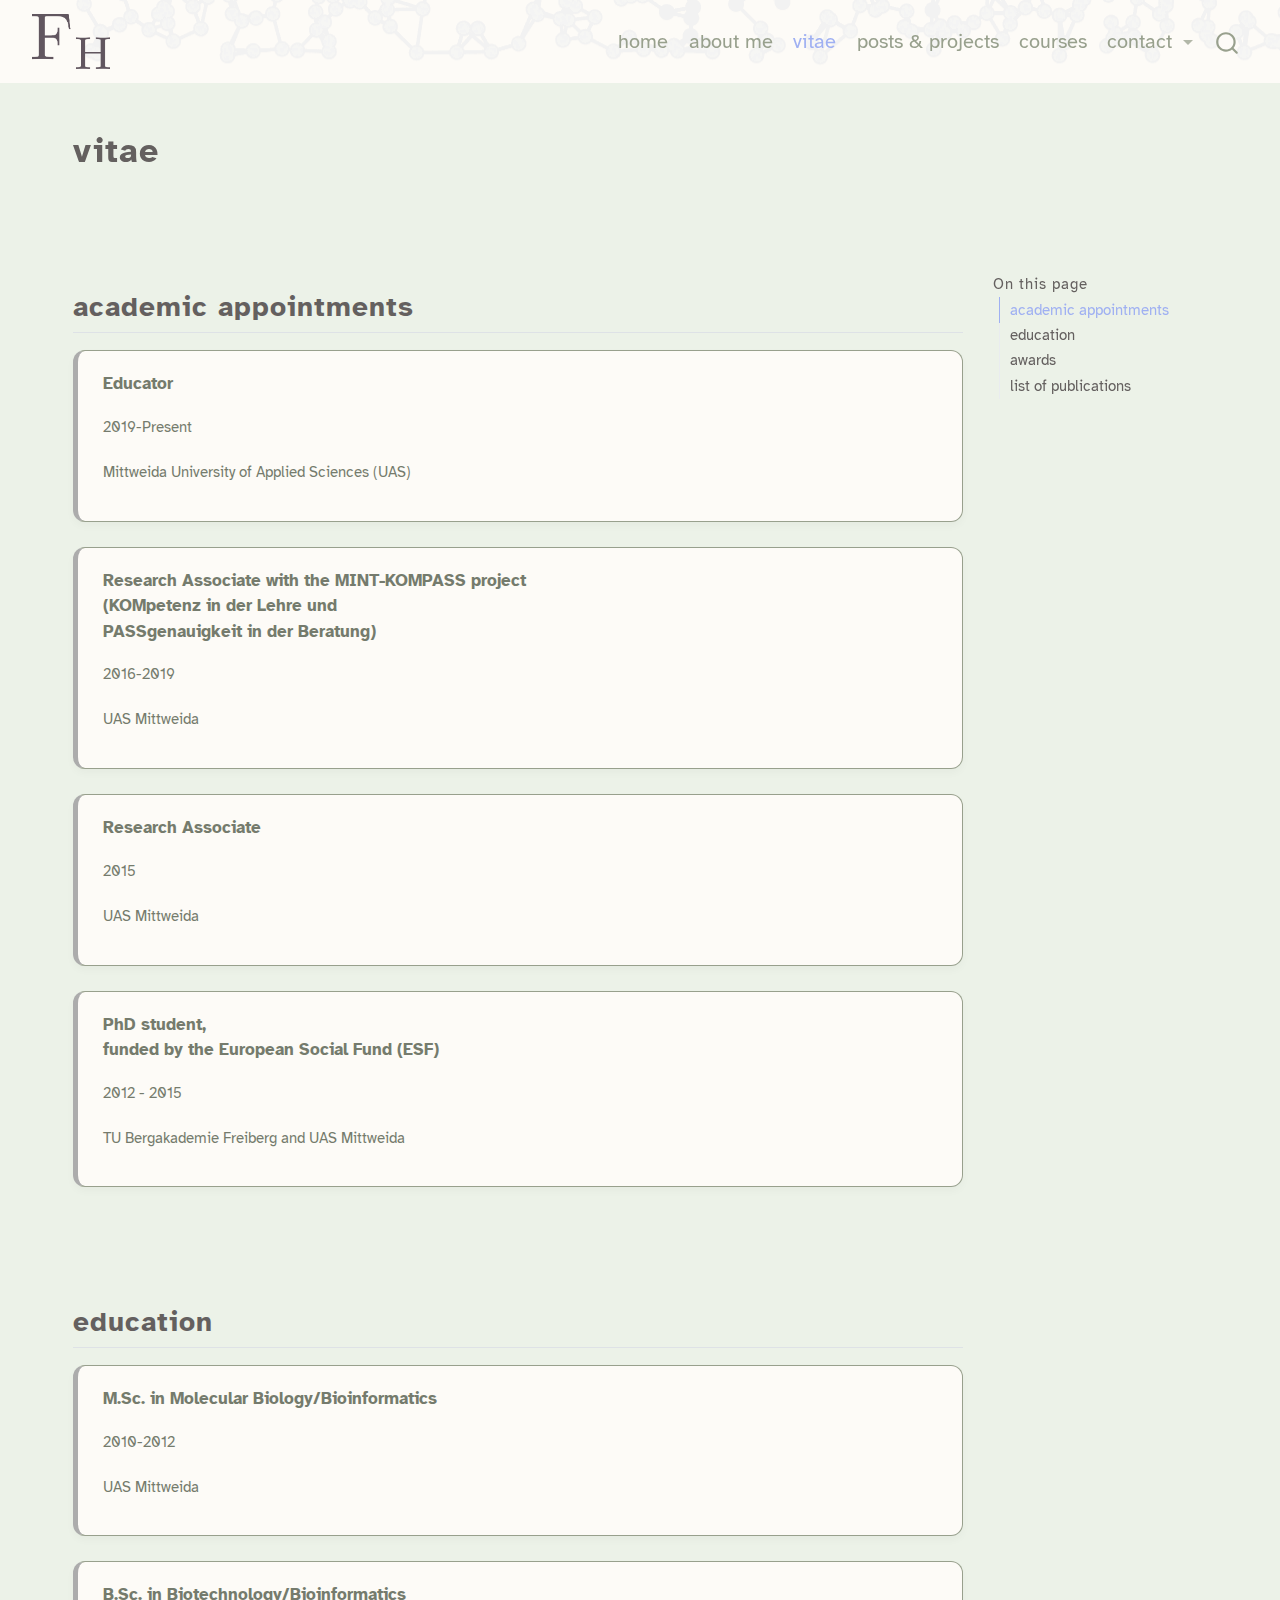
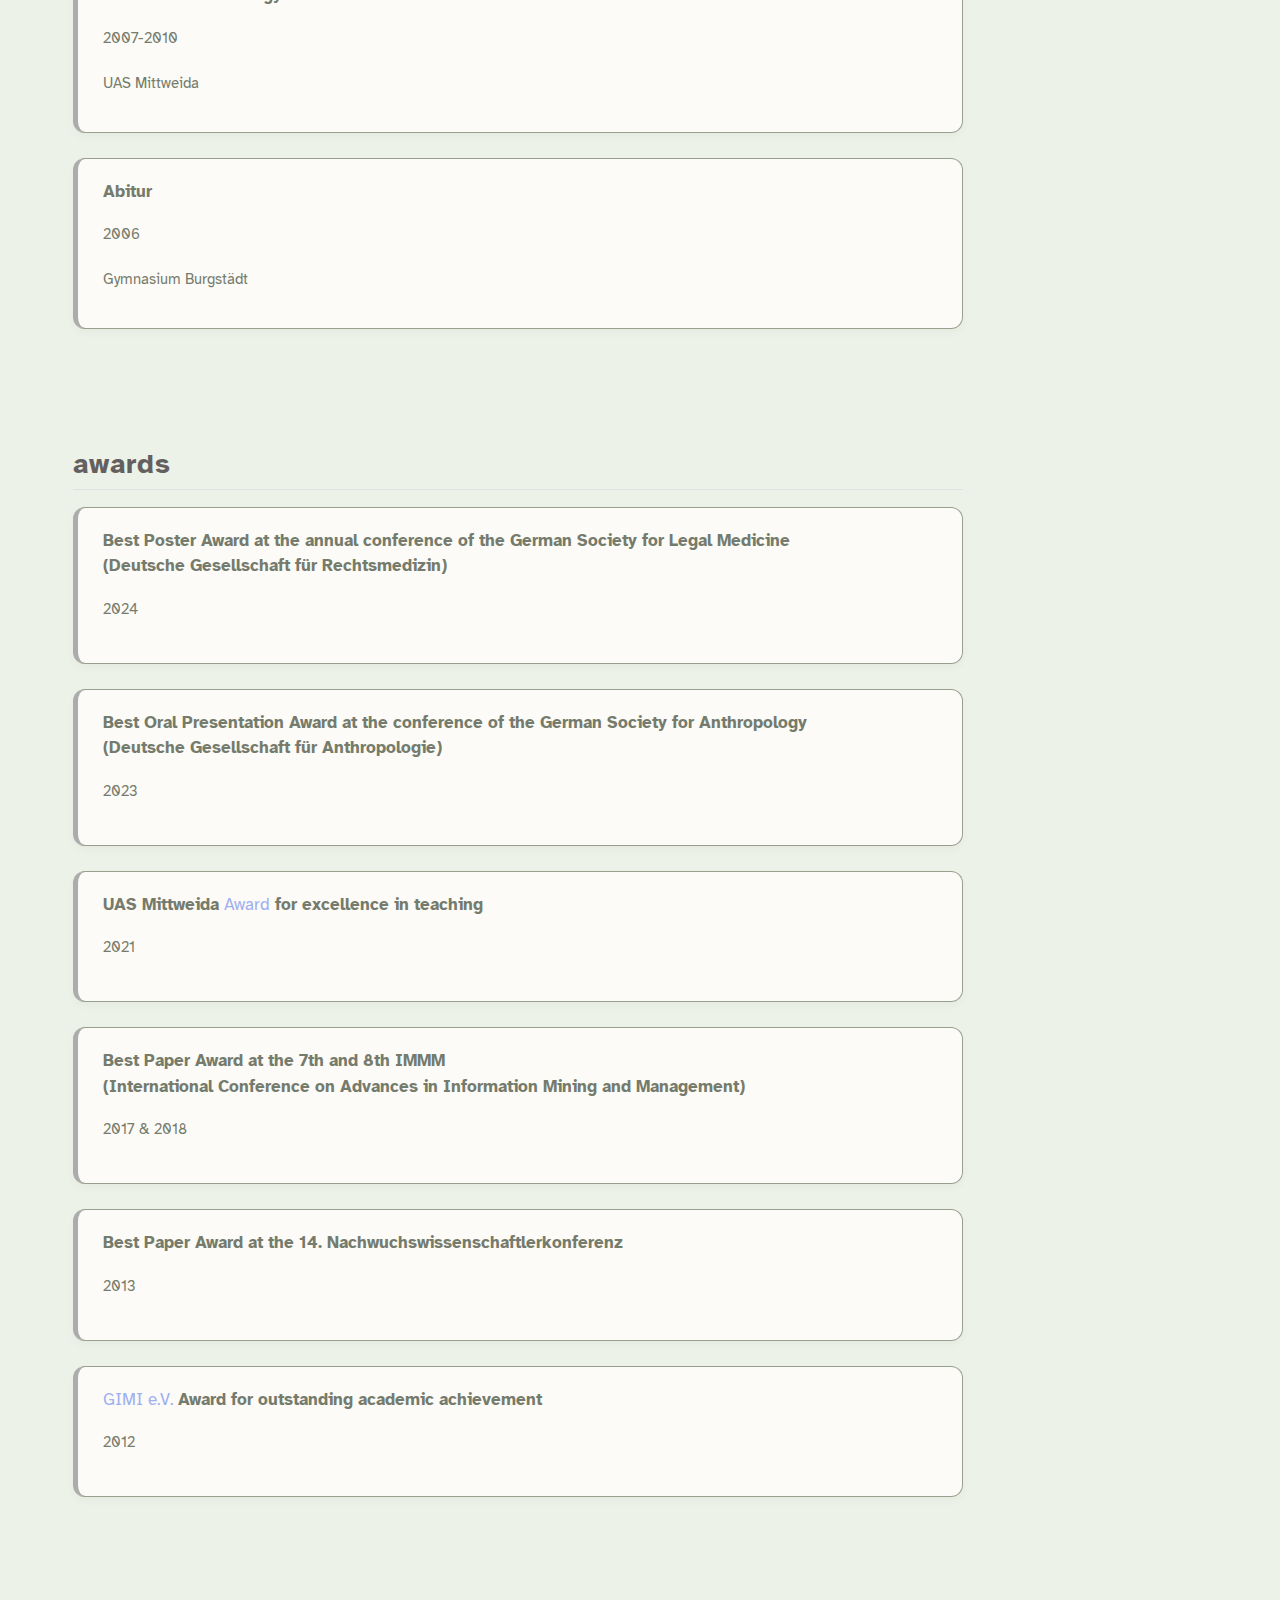
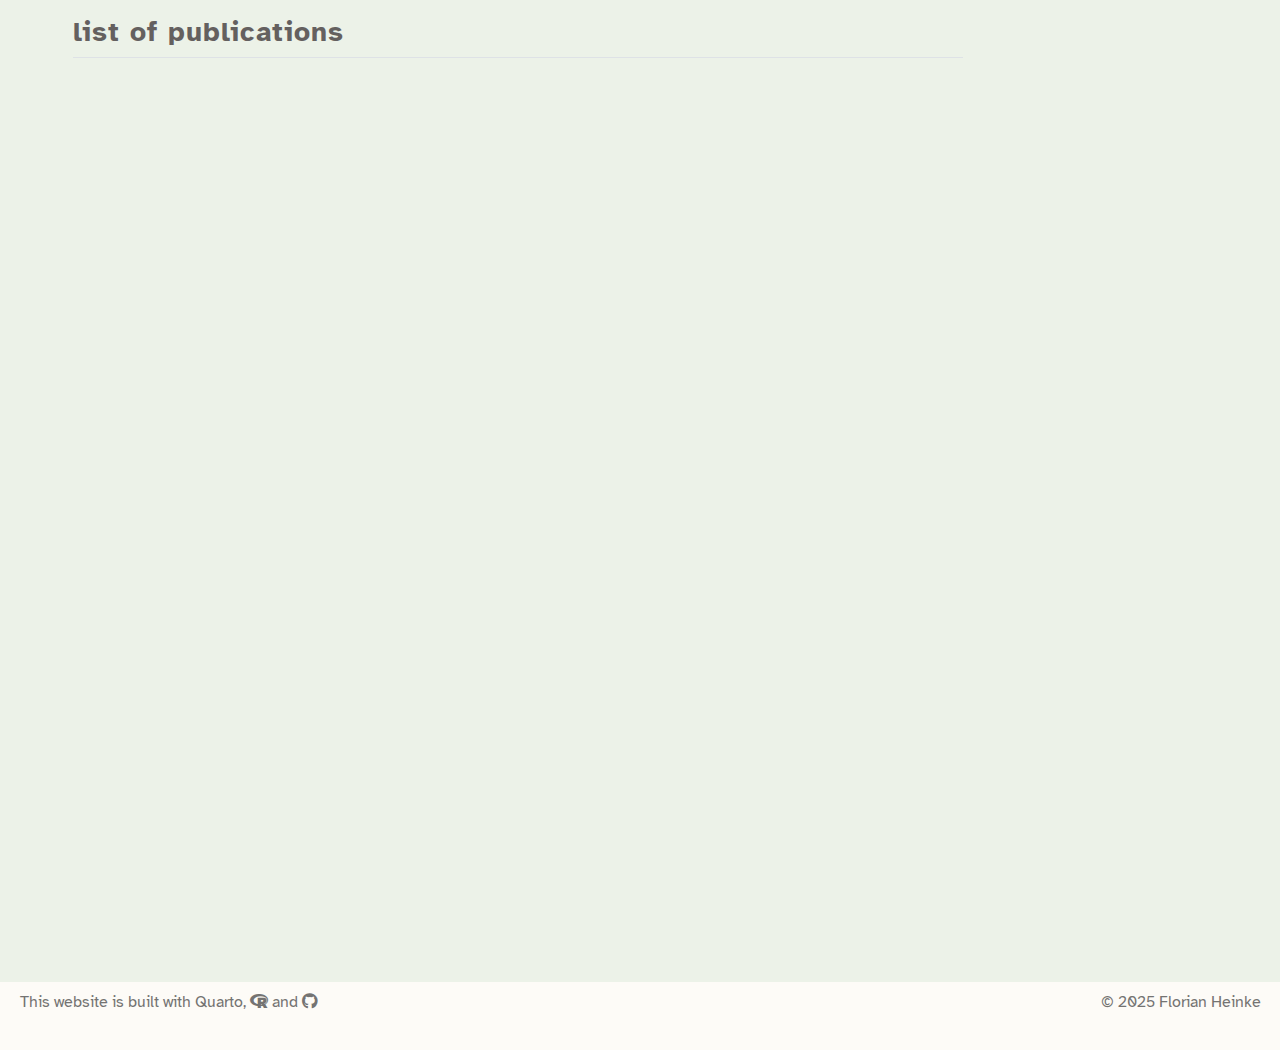
<file: vitae.html>
<!DOCTYPE html>
<html xmlns="http://www.w3.org/1999/xhtml" lang="en" xml:lang="en"><head>

<meta charset="utf-8">
<meta name="generator" content="quarto-1.7.32">

<meta name="viewport" content="width=device-width, initial-scale=1.0, user-scalable=yes">


<title>vitae – Florian Heinke</title>
<style>
code{white-space: pre-wrap;}
span.smallcaps{font-variant: small-caps;}
div.columns{display: flex; gap: min(4vw, 1.5em);}
div.column{flex: auto; overflow-x: auto;}
div.hanging-indent{margin-left: 1.5em; text-indent: -1.5em;}
ul.task-list{list-style: none;}
ul.task-list li input[type="checkbox"] {
  width: 0.8em;
  margin: 0 0.8em 0.2em -1em; /* quarto-specific, see https://github.com/quarto-dev/quarto-cli/issues/4556 */ 
  vertical-align: middle;
}
</style>


<script src="site_libs/quarto-nav/quarto-nav.js"></script>
<script src="site_libs/quarto-nav/headroom.min.js"></script>
<script src="site_libs/clipboard/clipboard.min.js"></script>
<script src="site_libs/quarto-search/autocomplete.umd.js"></script>
<script src="site_libs/quarto-search/fuse.min.js"></script>
<script src="site_libs/quarto-search/quarto-search.js"></script>
<meta name="quarto:offset" content="./">
<link href="./assets/icons/v1.purblack.png" rel="icon" type="image/png">
<script src="site_libs/quarto-html/quarto.js" type="module"></script>
<script src="site_libs/quarto-html/tabsets/tabsets.js" type="module"></script>
<script src="site_libs/quarto-html/popper.min.js"></script>
<script src="site_libs/quarto-html/tippy.umd.min.js"></script>
<script src="site_libs/quarto-html/anchor.min.js"></script>
<link href="site_libs/quarto-html/tippy.css" rel="stylesheet">
<link href="site_libs/quarto-html/quarto-syntax-highlighting-37eea08aefeeee20ff55810ff984fec1.css" rel="stylesheet" id="quarto-text-highlighting-styles">
<script src="site_libs/bootstrap/bootstrap.min.js"></script>
<link href="site_libs/bootstrap/bootstrap-icons.css" rel="stylesheet">
<link href="site_libs/bootstrap/bootstrap-b41dd91eb040a60b4bee5014b15de0be.min.css" rel="stylesheet" append-hash="true" id="quarto-bootstrap" data-mode="light">
<link href="site_libs/quarto-contrib/fontawesome6-1.2.0/all.min.css" rel="stylesheet">
<link href="site_libs/quarto-contrib/fontawesome6-1.2.0/latex-fontsize.css" rel="stylesheet">
<script id="quarto-search-options" type="application/json">{
  "location": "navbar",
  "copy-button": false,
  "collapse-after": 3,
  "panel-placement": "end",
  "type": "overlay",
  "limit": 50,
  "keyboard-shortcut": [
    "f",
    "/",
    "s"
  ],
  "show-item-context": false,
  "language": {
    "search-no-results-text": "No results",
    "search-matching-documents-text": "matching documents",
    "search-copy-link-title": "Copy link to search",
    "search-hide-matches-text": "Hide additional matches",
    "search-more-match-text": "more match in this document",
    "search-more-matches-text": "more matches in this document",
    "search-clear-button-title": "Clear",
    "search-text-placeholder": "",
    "search-detached-cancel-button-title": "Cancel",
    "search-submit-button-title": "Submit",
    "search-label": "Search"
  }
}</script>


<link rel="stylesheet" href="fonts.css">
</head>

<body class="nav-fixed quarto-light">

<div id="quarto-search-results"></div>
  <header id="quarto-header" class="headroom fixed-top quarto-banner">
    <nav class="navbar navbar-expand-lg " data-bs-theme="dark">
      <div class="navbar-container container-fluid">
      <div class="navbar-brand-container mx-auto">
    <a href="./index.html" class="navbar-brand navbar-brand-logo">
    <img src="./assets/icons/v1.purblack.png" alt="" class="navbar-logo">
    </a>
  </div>
            <div id="quarto-search" class="" title="Search"></div>
          <button class="navbar-toggler" type="button" data-bs-toggle="collapse" data-bs-target="#navbarCollapse" aria-controls="navbarCollapse" role="menu" aria-expanded="false" aria-label="Toggle navigation" onclick="if (window.quartoToggleHeadroom) { window.quartoToggleHeadroom(); }">
  <span class="navbar-toggler-icon"></span>
</button>
          <div class="collapse navbar-collapse" id="navbarCollapse">
            <ul class="navbar-nav navbar-nav-scroll ms-auto">
  <li class="nav-item">
    <a class="nav-link" href="./index.html"> 
<span class="menu-text">home</span></a>
  </li>  
  <li class="nav-item">
    <a class="nav-link" href="./about.html"> 
<span class="menu-text">about me</span></a>
  </li>  
  <li class="nav-item">
    <a class="nav-link active" href="./vitae.html" aria-current="page"> 
<span class="menu-text">vitae</span></a>
  </li>  
  <li class="nav-item">
    <a class="nav-link" href="./posts.html"> 
<span class="menu-text">posts &amp; projects</span></a>
  </li>  
  <li class="nav-item">
    <a class="nav-link" href="./courses.html"> 
<span class="menu-text">courses</span></a>
  </li>  
  <li class="nav-item dropdown ">
    <a class="nav-link dropdown-toggle" href="#" id="nav-menu-contact" role="link" data-bs-toggle="dropdown" aria-expanded="false">
 <span class="menu-text">contact</span>
    </a>
    <ul class="dropdown-menu dropdown-menu-end" aria-labelledby="nav-menu-contact">    
        <li>
    <a class="dropdown-item" href="https://bsky.app/profile/heineconk.bsky.social" target="_blank">
 <span class="dropdown-text"><i class="fa-brands fa-bluesky" aria-label="bluesky"></i> Bluesky</span></a>
  </li>  
        <li>
    <a class="dropdown-item" href="https://www.linkedin.com/in/florian-heinke-709a3b374/" target="_blank"><i class="bi bi-linkedin" role="img">
</i> 
 <span class="dropdown-text">LinkedIn</span></a>
  </li>  
        <li>
    <a class="dropdown-item" href="https://www.xing.com/profile/Florian_Heinke4" target="_blank">
 <span class="dropdown-text"><i class="fa-brands fa-xing" aria-label="xing"></i> Xing</span></a>
  </li>  
        <li>
    <a class="dropdown-item" href="mailto:heinke@hs-mittweida.de"><i class="bi bi-envelope" role="img">
</i> 
 <span class="dropdown-text">email</span></a>
  </li>  
        <li>
    <a class="dropdown-item" href="https://github.com/f-heinke" target="_blank"><i class="bi bi-github" role="img">
</i> 
 <span class="dropdown-text">GitHub</span></a>
  </li>  
    </ul>
  </li>
</ul>
          </div> <!-- /navcollapse -->
            <div class="quarto-navbar-tools">
</div>
      </div> <!-- /container-fluid -->
    </nav>
</header>
<!-- content -->
<header id="title-block-header" class="quarto-title-block default page-columns page-full">
  <div class="quarto-title-banner page-columns page-full">
    <div class="quarto-title column-page-left">
      <h1 class="title">vitae</h1>
                      </div>
  </div>
    
  
  <div class="quarto-title-meta column-page-left">

      
    
      
    </div>
    
  
  </header><div id="quarto-content" class="quarto-container page-columns page-rows-contents page-layout-full page-navbar">
<!-- sidebar -->
<!-- margin-sidebar -->
    <div id="quarto-margin-sidebar" class="sidebar margin-sidebar">
        <nav id="TOC" role="doc-toc" class="toc-active">
    <h2 id="toc-title">On this page</h2>
   
  <ul>
  <li><a href="#academic-appointments" id="toc-academic-appointments" class="nav-link active" data-scroll-target="#academic-appointments">academic appointments</a></li>
  <li><a href="#education" id="toc-education" class="nav-link" data-scroll-target="#education">education</a></li>
  <li><a href="#awards" id="toc-awards" class="nav-link" data-scroll-target="#awards">awards</a></li>
  <li><a href="#list-of-publications" id="toc-list-of-publications" class="nav-link" data-scroll-target="#list-of-publications">list of publications</a></li>
  </ul>
</nav>
    </div>
<!-- main -->
<main class="content quarto-banner-title-block column-page-left" id="quarto-document-content">





<section id="academic-appointments" class="level2">
<h2 class="anchored" data-anchor-id="academic-appointments">academic appointments</h2>
<div class="card">
<div class="position">
<p>Educator</p>
</div>
<div class="date">
<p>2019-Present</p>
</div>
<div class="location">
<p>Mittweida University of Applied Sciences (UAS)</p>
</div>
</div>
<div class="card">
<div class="position">
<p>Research Associate with the MINT-KOMPASS project <br> (KOMpetenz in der Lehre und<br>PASSgenauigkeit in der Beratung)</p>
</div>
<div class="date">
<p>2016-2019</p>
</div>
<div class="location">
<p>UAS Mittweida</p>
</div>
</div>
<div class="card">
<div class="position">
<p>Research Associate</p>
</div>
<div class="date">
<p>2015</p>
</div>
<div class="location">
<p>UAS Mittweida</p>
</div>
</div>
<div class="card">
<div class="position">
<p>PhD student,<br>funded by the European Social Fund (ESF)</p>
</div>
<div class="date">
<p>2012 - 2015</p>
</div>
<div class="location">
<p>TU Bergakademie Freiberg and UAS Mittweida</p>
</div>
</div>
<p><br> <br></p>
</section>
<section id="education" class="level2">
<h2 class="anchored" data-anchor-id="education">education</h2>
<div class="card">
<div class="position">
<p>M.Sc. in Molecular Biology/Bioinformatics</p>
</div>
<div class="date">
<p>2010-2012</p>
</div>
<div class="location">
<p>UAS Mittweida</p>
</div>
</div>
<div class="card">
<div class="position">
<p>B.Sc. in Biotechnology/Bioinformatics</p>
</div>
<div class="date">
<p>2007-2010</p>
</div>
<div class="location">
<p>UAS Mittweida</p>
</div>
</div>
<div class="card">
<div class="position">
<p>Abitur</p>
</div>
<div class="date">
<p>2006</p>
</div>
<div class="location">
<p>Gymnasium Burgstädt</p>
</div>
</div>
<p><br> <br></p>
</section>
<section id="awards" class="level2">
<h2 class="anchored" data-anchor-id="awards">awards</h2>
<div class="card">
<div class="position">
<p>Best Poster Award at the annual conference of the German Society for Legal Medicine <br> (Deutsche Gesellschaft für Rechtsmedizin)</p>
</div>
<div class="date">
<p>2024</p>
</div>
</div>
<div class="card">
<div class="position">
<p>Best Oral Presentation Award at the conference of the German Society for Anthropology <br> (Deutsche Gesellschaft für Anthropologie)</p>
</div>
<div class="date">
<p>2023</p>
</div>
</div>
<div class="card">
<div class="position">
<p>UAS Mittweida <a href="https://www.hs-mittweida.de/news/aktuell/7197/">Award</a> for excellence in teaching</p>
</div>
<div class="date">
<p>2021</p>
</div>
</div>
<div class="card">
<div class="position">
<p>Best Paper Award at the 7th and 8th IMMM <br> (International Conference on Advances in Information Mining and Management)</p>
</div>
<div class="date">
<p>2017 &amp; 2018</p>
</div>
</div>
<div class="card">
<div class="position">
<p>Best Paper Award at the 14. Nachwuchswissenschaftlerkonferenz</p>
</div>
<div class="date">
<p>2013</p>
</div>
</div>
<div class="card">
<div class="position">
<p><a href="https://gimi.hs-mittweida.de/">GIMI e.V.</a> Award for outstanding academic achievement</p>
</div>
<div class="date">
<p>2012</p>
</div>
</div>
<p><br> <br></p>
</section>
<section id="list-of-publications" class="level2">
<h2 class="anchored" data-anchor-id="list-of-publications">list of publications</h2>
<iframe src="./misc/LOP.pdf" width="100%" height="800px"></iframe>


</section>

</main> <!-- /main -->
<script id="quarto-html-after-body" type="application/javascript">
  window.document.addEventListener("DOMContentLoaded", function (event) {
    const icon = "";
    const anchorJS = new window.AnchorJS();
    anchorJS.options = {
      placement: 'right',
      icon: icon
    };
    anchorJS.add('.anchored');
    const isCodeAnnotation = (el) => {
      for (const clz of el.classList) {
        if (clz.startsWith('code-annotation-')) {                     
          return true;
        }
      }
      return false;
    }
    const onCopySuccess = function(e) {
      // button target
      const button = e.trigger;
      // don't keep focus
      button.blur();
      // flash "checked"
      button.classList.add('code-copy-button-checked');
      var currentTitle = button.getAttribute("title");
      button.setAttribute("title", "Copied!");
      let tooltip;
      if (window.bootstrap) {
        button.setAttribute("data-bs-toggle", "tooltip");
        button.setAttribute("data-bs-placement", "left");
        button.setAttribute("data-bs-title", "Copied!");
        tooltip = new bootstrap.Tooltip(button, 
          { trigger: "manual", 
            customClass: "code-copy-button-tooltip",
            offset: [0, -8]});
        tooltip.show();    
      }
      setTimeout(function() {
        if (tooltip) {
          tooltip.hide();
          button.removeAttribute("data-bs-title");
          button.removeAttribute("data-bs-toggle");
          button.removeAttribute("data-bs-placement");
        }
        button.setAttribute("title", currentTitle);
        button.classList.remove('code-copy-button-checked');
      }, 1000);
      // clear code selection
      e.clearSelection();
    }
    const getTextToCopy = function(trigger) {
        const codeEl = trigger.previousElementSibling.cloneNode(true);
        for (const childEl of codeEl.children) {
          if (isCodeAnnotation(childEl)) {
            childEl.remove();
          }
        }
        return codeEl.innerText;
    }
    const clipboard = new window.ClipboardJS('.code-copy-button:not([data-in-quarto-modal])', {
      text: getTextToCopy
    });
    clipboard.on('success', onCopySuccess);
    if (window.document.getElementById('quarto-embedded-source-code-modal')) {
      const clipboardModal = new window.ClipboardJS('.code-copy-button[data-in-quarto-modal]', {
        text: getTextToCopy,
        container: window.document.getElementById('quarto-embedded-source-code-modal')
      });
      clipboardModal.on('success', onCopySuccess);
    }
      var localhostRegex = new RegExp(/^(?:http|https):\/\/localhost\:?[0-9]*\//);
      var mailtoRegex = new RegExp(/^mailto:/);
        var filterRegex = new RegExp("https:\/\/heineconk\.github\.io\/");
      var isInternal = (href) => {
          return filterRegex.test(href) || localhostRegex.test(href) || mailtoRegex.test(href);
      }
      // Inspect non-navigation links and adorn them if external
     var links = window.document.querySelectorAll('a[href]:not(.nav-link):not(.navbar-brand):not(.toc-action):not(.sidebar-link):not(.sidebar-item-toggle):not(.pagination-link):not(.no-external):not([aria-hidden]):not(.dropdown-item):not(.quarto-navigation-tool):not(.about-link)');
      for (var i=0; i<links.length; i++) {
        const link = links[i];
        if (!isInternal(link.href)) {
          // undo the damage that might have been done by quarto-nav.js in the case of
          // links that we want to consider external
          if (link.dataset.originalHref !== undefined) {
            link.href = link.dataset.originalHref;
          }
        }
      }
    function tippyHover(el, contentFn, onTriggerFn, onUntriggerFn) {
      const config = {
        allowHTML: true,
        maxWidth: 500,
        delay: 100,
        arrow: false,
        appendTo: function(el) {
            return el.parentElement;
        },
        interactive: true,
        interactiveBorder: 10,
        theme: 'quarto',
        placement: 'bottom-start',
      };
      if (contentFn) {
        config.content = contentFn;
      }
      if (onTriggerFn) {
        config.onTrigger = onTriggerFn;
      }
      if (onUntriggerFn) {
        config.onUntrigger = onUntriggerFn;
      }
      window.tippy(el, config); 
    }
    const noterefs = window.document.querySelectorAll('a[role="doc-noteref"]');
    for (var i=0; i<noterefs.length; i++) {
      const ref = noterefs[i];
      tippyHover(ref, function() {
        // use id or data attribute instead here
        let href = ref.getAttribute('data-footnote-href') || ref.getAttribute('href');
        try { href = new URL(href).hash; } catch {}
        const id = href.replace(/^#\/?/, "");
        const note = window.document.getElementById(id);
        if (note) {
          return note.innerHTML;
        } else {
          return "";
        }
      });
    }
    const xrefs = window.document.querySelectorAll('a.quarto-xref');
    const processXRef = (id, note) => {
      // Strip column container classes
      const stripColumnClz = (el) => {
        el.classList.remove("page-full", "page-columns");
        if (el.children) {
          for (const child of el.children) {
            stripColumnClz(child);
          }
        }
      }
      stripColumnClz(note)
      if (id === null || id.startsWith('sec-')) {
        // Special case sections, only their first couple elements
        const container = document.createElement("div");
        if (note.children && note.children.length > 2) {
          container.appendChild(note.children[0].cloneNode(true));
          for (let i = 1; i < note.children.length; i++) {
            const child = note.children[i];
            if (child.tagName === "P" && child.innerText === "") {
              continue;
            } else {
              container.appendChild(child.cloneNode(true));
              break;
            }
          }
          if (window.Quarto?.typesetMath) {
            window.Quarto.typesetMath(container);
          }
          return container.innerHTML
        } else {
          if (window.Quarto?.typesetMath) {
            window.Quarto.typesetMath(note);
          }
          return note.innerHTML;
        }
      } else {
        // Remove any anchor links if they are present
        const anchorLink = note.querySelector('a.anchorjs-link');
        if (anchorLink) {
          anchorLink.remove();
        }
        if (window.Quarto?.typesetMath) {
          window.Quarto.typesetMath(note);
        }
        if (note.classList.contains("callout")) {
          return note.outerHTML;
        } else {
          return note.innerHTML;
        }
      }
    }
    for (var i=0; i<xrefs.length; i++) {
      const xref = xrefs[i];
      tippyHover(xref, undefined, function(instance) {
        instance.disable();
        let url = xref.getAttribute('href');
        let hash = undefined; 
        if (url.startsWith('#')) {
          hash = url;
        } else {
          try { hash = new URL(url).hash; } catch {}
        }
        if (hash) {
          const id = hash.replace(/^#\/?/, "");
          const note = window.document.getElementById(id);
          if (note !== null) {
            try {
              const html = processXRef(id, note.cloneNode(true));
              instance.setContent(html);
            } finally {
              instance.enable();
              instance.show();
            }
          } else {
            // See if we can fetch this
            fetch(url.split('#')[0])
            .then(res => res.text())
            .then(html => {
              const parser = new DOMParser();
              const htmlDoc = parser.parseFromString(html, "text/html");
              const note = htmlDoc.getElementById(id);
              if (note !== null) {
                const html = processXRef(id, note);
                instance.setContent(html);
              } 
            }).finally(() => {
              instance.enable();
              instance.show();
            });
          }
        } else {
          // See if we can fetch a full url (with no hash to target)
          // This is a special case and we should probably do some content thinning / targeting
          fetch(url)
          .then(res => res.text())
          .then(html => {
            const parser = new DOMParser();
            const htmlDoc = parser.parseFromString(html, "text/html");
            const note = htmlDoc.querySelector('main.content');
            if (note !== null) {
              // This should only happen for chapter cross references
              // (since there is no id in the URL)
              // remove the first header
              if (note.children.length > 0 && note.children[0].tagName === "HEADER") {
                note.children[0].remove();
              }
              const html = processXRef(null, note);
              instance.setContent(html);
            } 
          }).finally(() => {
            instance.enable();
            instance.show();
          });
        }
      }, function(instance) {
      });
    }
        let selectedAnnoteEl;
        const selectorForAnnotation = ( cell, annotation) => {
          let cellAttr = 'data-code-cell="' + cell + '"';
          let lineAttr = 'data-code-annotation="' +  annotation + '"';
          const selector = 'span[' + cellAttr + '][' + lineAttr + ']';
          return selector;
        }
        const selectCodeLines = (annoteEl) => {
          const doc = window.document;
          const targetCell = annoteEl.getAttribute("data-target-cell");
          const targetAnnotation = annoteEl.getAttribute("data-target-annotation");
          const annoteSpan = window.document.querySelector(selectorForAnnotation(targetCell, targetAnnotation));
          const lines = annoteSpan.getAttribute("data-code-lines").split(",");
          const lineIds = lines.map((line) => {
            return targetCell + "-" + line;
          })
          let top = null;
          let height = null;
          let parent = null;
          if (lineIds.length > 0) {
              //compute the position of the single el (top and bottom and make a div)
              const el = window.document.getElementById(lineIds[0]);
              top = el.offsetTop;
              height = el.offsetHeight;
              parent = el.parentElement.parentElement;
            if (lineIds.length > 1) {
              const lastEl = window.document.getElementById(lineIds[lineIds.length - 1]);
              const bottom = lastEl.offsetTop + lastEl.offsetHeight;
              height = bottom - top;
            }
            if (top !== null && height !== null && parent !== null) {
              // cook up a div (if necessary) and position it 
              let div = window.document.getElementById("code-annotation-line-highlight");
              if (div === null) {
                div = window.document.createElement("div");
                div.setAttribute("id", "code-annotation-line-highlight");
                div.style.position = 'absolute';
                parent.appendChild(div);
              }
              div.style.top = top - 2 + "px";
              div.style.height = height + 4 + "px";
              div.style.left = 0;
              let gutterDiv = window.document.getElementById("code-annotation-line-highlight-gutter");
              if (gutterDiv === null) {
                gutterDiv = window.document.createElement("div");
                gutterDiv.setAttribute("id", "code-annotation-line-highlight-gutter");
                gutterDiv.style.position = 'absolute';
                const codeCell = window.document.getElementById(targetCell);
                const gutter = codeCell.querySelector('.code-annotation-gutter');
                gutter.appendChild(gutterDiv);
              }
              gutterDiv.style.top = top - 2 + "px";
              gutterDiv.style.height = height + 4 + "px";
            }
            selectedAnnoteEl = annoteEl;
          }
        };
        const unselectCodeLines = () => {
          const elementsIds = ["code-annotation-line-highlight", "code-annotation-line-highlight-gutter"];
          elementsIds.forEach((elId) => {
            const div = window.document.getElementById(elId);
            if (div) {
              div.remove();
            }
          });
          selectedAnnoteEl = undefined;
        };
          // Handle positioning of the toggle
      window.addEventListener(
        "resize",
        throttle(() => {
          elRect = undefined;
          if (selectedAnnoteEl) {
            selectCodeLines(selectedAnnoteEl);
          }
        }, 10)
      );
      function throttle(fn, ms) {
      let throttle = false;
      let timer;
        return (...args) => {
          if(!throttle) { // first call gets through
              fn.apply(this, args);
              throttle = true;
          } else { // all the others get throttled
              if(timer) clearTimeout(timer); // cancel #2
              timer = setTimeout(() => {
                fn.apply(this, args);
                timer = throttle = false;
              }, ms);
          }
        };
      }
        // Attach click handler to the DT
        const annoteDls = window.document.querySelectorAll('dt[data-target-cell]');
        for (const annoteDlNode of annoteDls) {
          annoteDlNode.addEventListener('click', (event) => {
            const clickedEl = event.target;
            if (clickedEl !== selectedAnnoteEl) {
              unselectCodeLines();
              const activeEl = window.document.querySelector('dt[data-target-cell].code-annotation-active');
              if (activeEl) {
                activeEl.classList.remove('code-annotation-active');
              }
              selectCodeLines(clickedEl);
              clickedEl.classList.add('code-annotation-active');
            } else {
              // Unselect the line
              unselectCodeLines();
              clickedEl.classList.remove('code-annotation-active');
            }
          });
        }
    const findCites = (el) => {
      const parentEl = el.parentElement;
      if (parentEl) {
        const cites = parentEl.dataset.cites;
        if (cites) {
          return {
            el,
            cites: cites.split(' ')
          };
        } else {
          return findCites(el.parentElement)
        }
      } else {
        return undefined;
      }
    };
    var bibliorefs = window.document.querySelectorAll('a[role="doc-biblioref"]');
    for (var i=0; i<bibliorefs.length; i++) {
      const ref = bibliorefs[i];
      const citeInfo = findCites(ref);
      if (citeInfo) {
        tippyHover(citeInfo.el, function() {
          var popup = window.document.createElement('div');
          citeInfo.cites.forEach(function(cite) {
            var citeDiv = window.document.createElement('div');
            citeDiv.classList.add('hanging-indent');
            citeDiv.classList.add('csl-entry');
            var biblioDiv = window.document.getElementById('ref-' + cite);
            if (biblioDiv) {
              citeDiv.innerHTML = biblioDiv.innerHTML;
            }
            popup.appendChild(citeDiv);
          });
          return popup.innerHTML;
        });
      }
    }
  });
  </script>
</div> <!-- /content -->
<footer class="footer">
  <div class="nav-footer">
    <div class="nav-footer-left">
<p>This website is built with <a href="https://quarto.org/" target="_blank">Quarto</a>, <a href="https://www.r-project.org/about.html" target="_blank"><i class="fa-brands fa-r-project" title="R Project" aria-label="r-project"></i></a> and <a href="https://github.com" target="_blank"><i class="fa-brands fa-github" title="GitHub octocat logo" aria-label="github"></i></a></p>
</div>   
    <div class="nav-footer-center">
      &nbsp;
    </div>
    <div class="nav-footer-right">
<p>© 2025 Florian Heinke</p>
</div>
  </div>
</footer>




</body></html>
</file>
<file: site_libs/quarto-html/tippy.css>
.tippy-box[data-animation=fade][data-state=hidden]{opacity:0}[data-tippy-root]{max-width:calc(100vw - 10px)}.tippy-box{position:relative;background-color:#333;color:#fff;border-radius:4px;font-size:14px;line-height:1.4;white-space:normal;outline:0;transition-property:transform,visibility,opacity}.tippy-box[data-placement^=top]>.tippy-arrow{bottom:0}.tippy-box[data-placement^=top]>.tippy-arrow:before{bottom:-7px;left:0;border-width:8px 8px 0;border-top-color:initial;transform-origin:center top}.tippy-box[data-placement^=bottom]>.tippy-arrow{top:0}.tippy-box[data-placement^=bottom]>.tippy-arrow:before{top:-7px;left:0;border-width:0 8px 8px;border-bottom-color:initial;transform-origin:center bottom}.tippy-box[data-placement^=left]>.tippy-arrow{right:0}.tippy-box[data-placement^=left]>.tippy-arrow:before{border-width:8px 0 8px 8px;border-left-color:initial;right:-7px;transform-origin:center left}.tippy-box[data-placement^=right]>.tippy-arrow{left:0}.tippy-box[data-placement^=right]>.tippy-arrow:before{left:-7px;border-width:8px 8px 8px 0;border-right-color:initial;transform-origin:center right}.tippy-box[data-inertia][data-state=visible]{transition-timing-function:cubic-bezier(.54,1.5,.38,1.11)}.tippy-arrow{width:16px;height:16px;color:#333}.tippy-arrow:before{content:"";position:absolute;border-color:transparent;border-style:solid}.tippy-content{position:relative;padding:5px 9px;z-index:1}
</file>
<file: site_libs/quarto-html/quarto-syntax-highlighting-37eea08aefeeee20ff55810ff984fec1.css>
/* quarto syntax highlight colors */
:root {
  --quarto-hl-ot-color: #003B4F;
  --quarto-hl-at-color: #657422;
  --quarto-hl-ss-color: #20794D;
  --quarto-hl-an-color: #5E5E5E;
  --quarto-hl-fu-color: #4758AB;
  --quarto-hl-st-color: #20794D;
  --quarto-hl-cf-color: #003B4F;
  --quarto-hl-op-color: #5E5E5E;
  --quarto-hl-er-color: #AD0000;
  --quarto-hl-bn-color: #AD0000;
  --quarto-hl-al-color: #AD0000;
  --quarto-hl-va-color: #111111;
  --quarto-hl-bu-color: inherit;
  --quarto-hl-ex-color: inherit;
  --quarto-hl-pp-color: #AD0000;
  --quarto-hl-in-color: #5E5E5E;
  --quarto-hl-vs-color: #20794D;
  --quarto-hl-wa-color: #5E5E5E;
  --quarto-hl-do-color: #5E5E5E;
  --quarto-hl-im-color: #00769E;
  --quarto-hl-ch-color: #20794D;
  --quarto-hl-dt-color: #AD0000;
  --quarto-hl-fl-color: #AD0000;
  --quarto-hl-co-color: #5E5E5E;
  --quarto-hl-cv-color: #5E5E5E;
  --quarto-hl-cn-color: #8f5902;
  --quarto-hl-sc-color: #5E5E5E;
  --quarto-hl-dv-color: #AD0000;
  --quarto-hl-kw-color: #003B4F;
}

/* other quarto variables */
:root {
  --quarto-font-monospace: SFMono-Regular, Menlo, Monaco, Consolas, "Liberation Mono", "Courier New", monospace;
}

/* syntax highlight based on Pandoc's rules */
pre > code.sourceCode > span {
  color: #003B4F;
}

code.sourceCode > span {
  color: #003B4F;
}

div.sourceCode,
div.sourceCode pre.sourceCode {
  color: #003B4F;
}

/* Normal */
code span {
  color: #003B4F;
}

/* Alert */
code span.al {
  color: #AD0000;
  font-style: inherit;
}

/* Annotation */
code span.an {
  color: #5E5E5E;
  font-style: inherit;
}

/* Attribute */
code span.at {
  color: #657422;
  font-style: inherit;
}

/* BaseN */
code span.bn {
  color: #AD0000;
  font-style: inherit;
}

/* BuiltIn */
code span.bu {
  font-style: inherit;
}

/* ControlFlow */
code span.cf {
  color: #003B4F;
  font-weight: bold;
  font-style: inherit;
}

/* Char */
code span.ch {
  color: #20794D;
  font-style: inherit;
}

/* Constant */
code span.cn {
  color: #8f5902;
  font-style: inherit;
}

/* Comment */
code span.co {
  color: #5E5E5E;
  font-style: inherit;
}

/* CommentVar */
code span.cv {
  color: #5E5E5E;
  font-style: italic;
}

/* Documentation */
code span.do {
  color: #5E5E5E;
  font-style: italic;
}

/* DataType */
code span.dt {
  color: #AD0000;
  font-style: inherit;
}

/* DecVal */
code span.dv {
  color: #AD0000;
  font-style: inherit;
}

/* Error */
code span.er {
  color: #AD0000;
  font-style: inherit;
}

/* Extension */
code span.ex {
  font-style: inherit;
}

/* Float */
code span.fl {
  color: #AD0000;
  font-style: inherit;
}

/* Function */
code span.fu {
  color: #4758AB;
  font-style: inherit;
}

/* Import */
code span.im {
  color: #00769E;
  font-style: inherit;
}

/* Information */
code span.in {
  color: #5E5E5E;
  font-style: inherit;
}

/* Keyword */
code span.kw {
  color: #003B4F;
  font-weight: bold;
  font-style: inherit;
}

/* Operator */
code span.op {
  color: #5E5E5E;
  font-style: inherit;
}

/* Other */
code span.ot {
  color: #003B4F;
  font-style: inherit;
}

/* Preprocessor */
code span.pp {
  color: #AD0000;
  font-style: inherit;
}

/* SpecialChar */
code span.sc {
  color: #5E5E5E;
  font-style: inherit;
}

/* SpecialString */
code span.ss {
  color: #20794D;
  font-style: inherit;
}

/* String */
code span.st {
  color: #20794D;
  font-style: inherit;
}

/* Variable */
code span.va {
  color: #111111;
  font-style: inherit;
}

/* VerbatimString */
code span.vs {
  color: #20794D;
  font-style: inherit;
}

/* Warning */
code span.wa {
  color: #5E5E5E;
  font-style: italic;
}

.prevent-inlining {
  content: "</";
}

/*# sourceMappingURL=27d3d809615f7771493d095567f04340.css.map */
</file>
<file: site_libs/quarto-contrib/fontawesome6-1.2.0/latex-fontsize.css>
.fa-tiny {
  font-size: 0.5em;
}
.fa-scriptsize {
  font-size: 0.7em;
}
.fa-footnotesize {
  font-size: 0.8em;
}
.fa-small {
  font-size: 0.9em;
}
.fa-normalsize {
  font-size: 1em;
}
.fa-large {
  font-size: 1.2em;
}
.fa-Large {
  font-size: 1.5em;
}
.fa-LARGE {
  font-size: 1.75em;
}
.fa-huge {
  font-size: 2em;
}
.fa-Huge {
  font-size: 2.5em;
}
</file>
<file: fonts.css>
/* atkinson-hyperlegible-regular - latin */
@font-face {
  font-display: swap; /* Check https://developer.mozilla.org/en-US/docs/Web/CSS/@font-face/font-display for other options. */
  font-family: 'Atkinson Hyperlegible';
  font-style: normal;
  font-weight: 400;
  src: url('../fonts/atkinson-hyperlegible-v11-latin-regular.woff2') format('woff2'); /* Chrome 36+, Opera 23+, Firefox 39+, Safari 12+, iOS 10+ */
}
/* atkinson-hyperlegible-italic - latin */
@font-face {
  font-display: swap; /* Check https://developer.mozilla.org/en-US/docs/Web/CSS/@font-face/font-display for other options. */
  font-family: 'Atkinson Hyperlegible';
  font-style: italic;
  font-weight: 400;
  src: url('../fonts/atkinson-hyperlegible-v11-latin-italic.woff2') format('woff2'); /* Chrome 36+, Opera 23+, Firefox 39+, Safari 12+, iOS 10+ */
}
/* atkinson-hyperlegible-700 - latin */
@font-face {
  font-display: swap; /* Check https://developer.mozilla.org/en-US/docs/Web/CSS/@font-face/font-display for other options. */
  font-family: 'Atkinson Hyperlegible';
  font-style: normal;
  font-weight: 700;
  src: url('../fonts/atkinson-hyperlegible-v11-latin-700.woff2') format('woff2'); /* Chrome 36+, Opera 23+, Firefox 39+, Safari 12+, iOS 10+ */
}
/* atkinson-hyperlegible-700italic - latin */
@font-face {
  font-display: swap; /* Check https://developer.mozilla.org/en-US/docs/Web/CSS/@font-face/font-display for other options. */
  font-family: 'Atkinson Hyperlegible';
  font-style: italic;
  font-weight: 700;
  src: url('../fonts/atkinson-hyperlegible-v11-latin-700italic.woff2') format('woff2'); /* Chrome 36+, Opera 23+, Firefox 39+, Safari 12+, iOS 10+ */
}
</file>
<file: site_libs/quarto-html/quarto-syntax-highlighting.css>
/* quarto syntax highlight colors */
:root {
  --quarto-hl-ot-color: #003B4F;
  --quarto-hl-at-color: #657422;
  --quarto-hl-ss-color: #20794D;
  --quarto-hl-an-color: #5E5E5E;
  --quarto-hl-fu-color: #4758AB;
  --quarto-hl-st-color: #20794D;
  --quarto-hl-cf-color: #003B4F;
  --quarto-hl-op-color: #5E5E5E;
  --quarto-hl-er-color: #AD0000;
  --quarto-hl-bn-color: #AD0000;
  --quarto-hl-al-color: #AD0000;
  --quarto-hl-va-color: #111111;
  --quarto-hl-bu-color: inherit;
  --quarto-hl-ex-color: inherit;
  --quarto-hl-pp-color: #AD0000;
  --quarto-hl-in-color: #5E5E5E;
  --quarto-hl-vs-color: #20794D;
  --quarto-hl-wa-color: #5E5E5E;
  --quarto-hl-do-color: #5E5E5E;
  --quarto-hl-im-color: #00769E;
  --quarto-hl-ch-color: #20794D;
  --quarto-hl-dt-color: #AD0000;
  --quarto-hl-fl-color: #AD0000;
  --quarto-hl-co-color: #5E5E5E;
  --quarto-hl-cv-color: #5E5E5E;
  --quarto-hl-cn-color: #8f5902;
  --quarto-hl-sc-color: #5E5E5E;
  --quarto-hl-dv-color: #AD0000;
  --quarto-hl-kw-color: #003B4F;
}

/* other quarto variables */
:root {
  --quarto-font-monospace: SFMono-Regular, Menlo, Monaco, Consolas, "Liberation Mono", "Courier New", monospace;
}

pre > code.sourceCode > span {
  color: #003B4F;
}

code span {
  color: #003B4F;
}

code.sourceCode > span {
  color: #003B4F;
}

div.sourceCode,
div.sourceCode pre.sourceCode {
  color: #003B4F;
}

code span.ot {
  color: #003B4F;
  font-style: inherit;
}

code span.at {
  color: #657422;
  font-style: inherit;
}

code span.ss {
  color: #20794D;
  font-style: inherit;
}

code span.an {
  color: #5E5E5E;
  font-style: inherit;
}

code span.fu {
  color: #4758AB;
  font-style: inherit;
}

code span.st {
  color: #20794D;
  font-style: inherit;
}

code span.cf {
  color: #003B4F;
  font-weight: bold;
  font-style: inherit;
}

code span.op {
  color: #5E5E5E;
  font-style: inherit;
}

code span.er {
  color: #AD0000;
  font-style: inherit;
}

code span.bn {
  color: #AD0000;
  font-style: inherit;
}

code span.al {
  color: #AD0000;
  font-style: inherit;
}

code span.va {
  color: #111111;
  font-style: inherit;
}

code span.bu {
  font-style: inherit;
}

code span.ex {
  font-style: inherit;
}

code span.pp {
  color: #AD0000;
  font-style: inherit;
}

code span.in {
  color: #5E5E5E;
  font-style: inherit;
}

code span.vs {
  color: #20794D;
  font-style: inherit;
}

code span.wa {
  color: #5E5E5E;
  font-style: italic;
}

code span.do {
  color: #5E5E5E;
  font-style: italic;
}

code span.im {
  color: #00769E;
  font-style: inherit;
}

code span.ch {
  color: #20794D;
  font-style: inherit;
}

code span.dt {
  color: #AD0000;
  font-style: inherit;
}

code span.fl {
  color: #AD0000;
  font-style: inherit;
}

code span.co {
  color: #5E5E5E;
  font-style: inherit;
}

code span.cv {
  color: #5E5E5E;
  font-style: italic;
}

code span.cn {
  color: #8f5902;
  font-style: inherit;
}

code span.sc {
  color: #5E5E5E;
  font-style: inherit;
}

code span.dv {
  color: #AD0000;
  font-style: inherit;
}

code span.kw {
  color: #003B4F;
  font-weight: bold;
  font-style: inherit;
}

.prevent-inlining {
  content: "</";
}

/*# sourceMappingURL=debc5d5d77c3f9108843748ff7464032.css.map */
</file>
